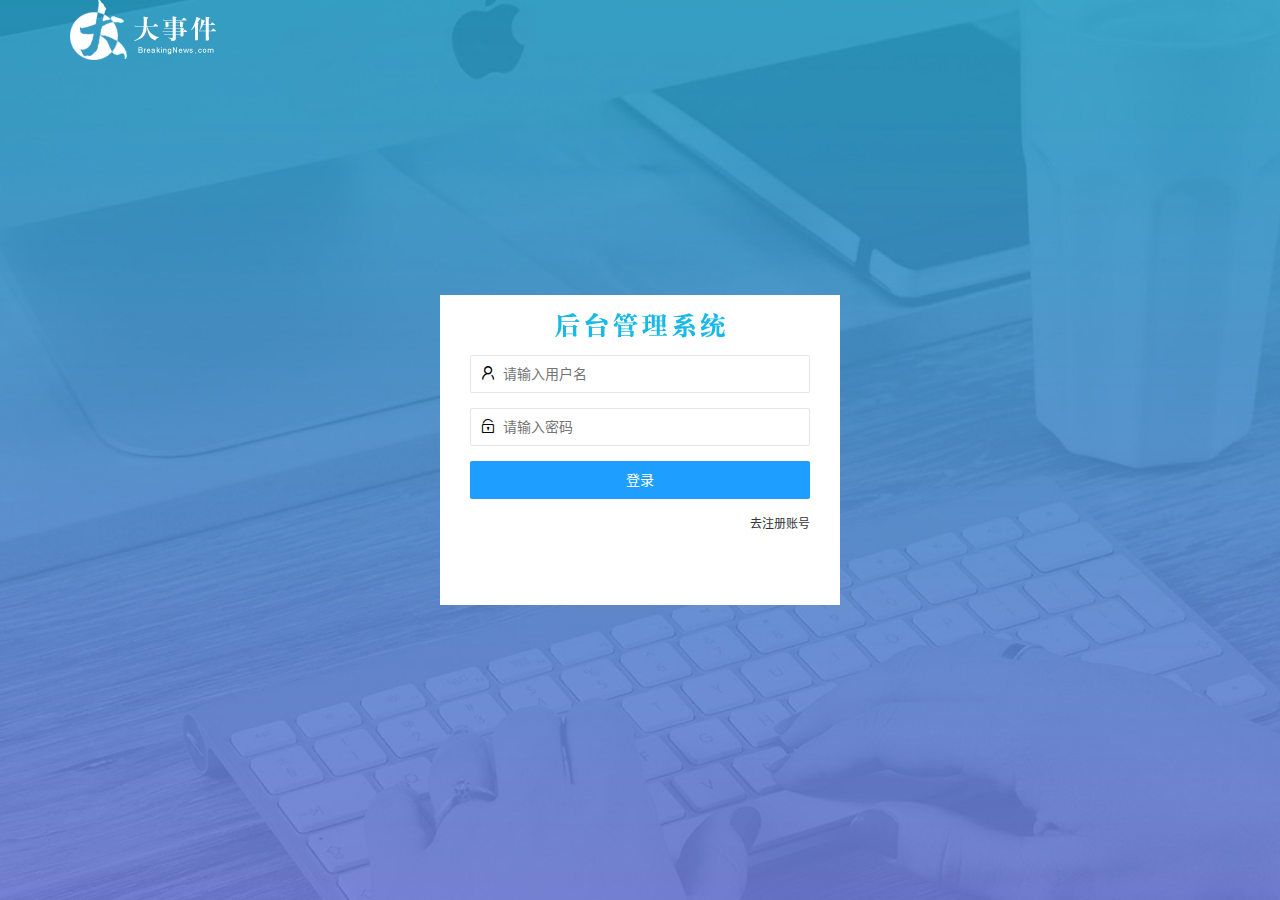
<file: login.html>
<!DOCTYPE html>
<html lang="zh-CN">

<head>
    <meta charset="UTF-8">
    <meta name="viewport" content="width=device-width, initial-scale=1.0, maximum-scale=1.0, minimum-scale=1.0,user-scalable=no">
    <meta http-equiv="X-UA-Compatible" content="ie=edge">
    <title>Document</title>
    <!-- 引入layui css样式 -->
    <link rel="stylesheet" href="./assets/lib/layui/css/layui.css">
    <!-- 引入自己的css样式 -->
    <link rel="stylesheet" href="./assets/css/login.css">
</head>

<body>
    <!-- 头部logo区域 -->
    <div class="layui-main">
        <img src="./assets/images/logo.png" alt="">
    </div>
    <!-- 登录注册区域 -->
    <div class="loginAndReg-box">
        <div class="title-box">

        </div>
        <!-- 登录的div -->
        <div class="login-box">
            <!-- 登录的表单 -->
            <form class="layui-form" id="form_login" action="">
                <div class="layui-form-item">
                    <i class="layui-icon layui-icon-username"></i>
                    <input type="text" name="username" required lay-verify="required" placeholder="请输入用户名" autocomplete="off" class="layui-input" />
                </div>
                <!-- 密码 -->
                <div class="layui-form-item">
                    <i class="layui-icon layui-icon-password"></i>
                    <input type="password" name="password" required lay-verify="required|pwd" placeholder="请输入密码" autocomplete="off" class="layui-input" />
                </div>
                <!-- 登录 -->
                <div class="layui-form-item">
                    <!-- 注意：表单提交按钮和普通按钮的区别，就是 lay-submit 属性 -->
                    <button class="layui-btn layui-btn-fluid layui-btn-normal" lay-submit lay-filter="formDemo">登录</button>
                </div>
                <div class="layui-form-item links">
                    <a href="javascript:;" id="link_reg">去注册账号</a>
                </div>
            </form>
        </div>

        <!-- 注册的div -->
        <div class="reg-box">
            <!-- 注册的表单 -->
            <form class="layui-form" id="form_reg" action="">
                <div class="layui-form-item">
                    <i class="layui-icon layui-icon-username"></i>
                    <input type="text" name="username" required lay-verify="required" placeholder="请输入用户名" autocomplete="off" class="layui-input" />
                </div>
                <!-- 密码 -->
                <div class="layui-form-item">
                    <i class="layui-icon layui-icon-password"></i>
                    <input type="password" name="password" required lay-verify="required|pwd" placeholder="请输入密码" autocomplete="off" class="layui-input" />
                </div>
                <!-- 密码确认框 -->
                <div class="layui-form-item">
                    <i class="layui-icon layui-icon-password"></i>
                    <input type="password" name="repassword" required lay-verify="required|pwd|repwd" placeholder="再次确认密码" autocomplete="off" class="layui-input" />
                </div>
                <!-- 注册按钮 -->
                <div class="layui-form-item">
                    <!-- 注意：表单提交按钮和普通按钮的区别，就是 lay-submit 属性 -->
                    <button class="layui-btn layui-btn-fluid layui-btn-normal" lay-submit lay-filter="formDemo">登录</button>
                </div>
                <div class="layui-form-item links">
                    <a href="javascript:;" id="link_login">去登录</a>
                </div>
            </form>
        </div>
    </div>
    <!-- 引入jq  -->
    <script src="./assets/lib/jquery.js"></script>
    <script src="./assets/lib/layui/layui.all.js"></script>
    <!-- 导入自己封装的 baseAPI.js -->
    <script src="./assets/js/baseAPI.js"></script>
    <script src="./assets/js/login.js"></script>
</body>

</html>
</file>
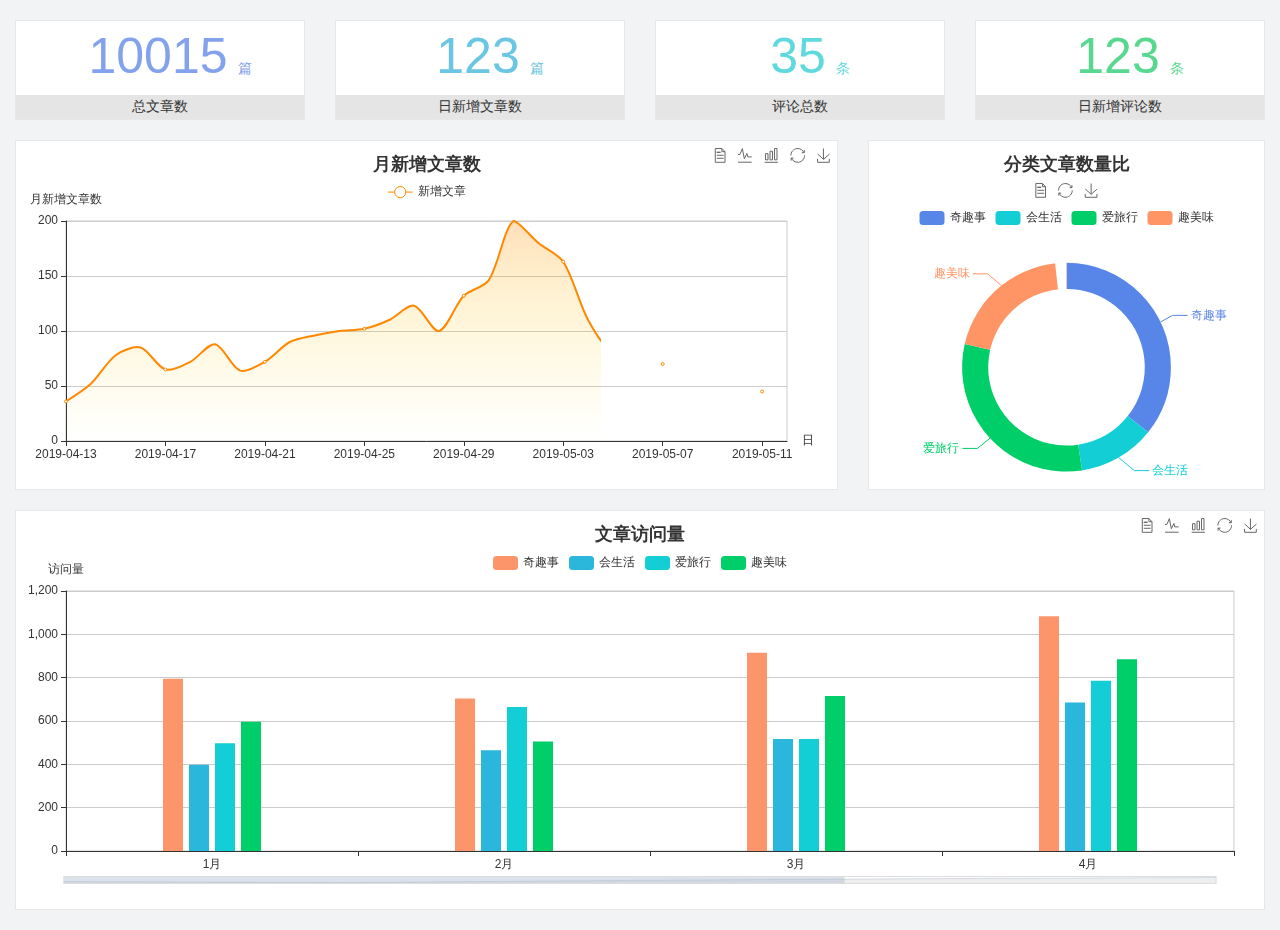
<file: home/dashboard.html>
<!DOCTYPE html>
<html lang="en">

<head>
  <meta charset="UTF-8">
  <meta name="viewport" content="width=device-width, initial-scale=1.0">
  <meta http-equiv="X-UA-Compatible" content="ie=edge">
  <title>图表统计</title>
  <link rel="stylesheet" href="../../assets/lib/bootstrap.css" />
  <link rel="stylesheet" href="../../assets/lib/main.css" />
  <script src="../../assets/lib/jquery.js"></script>
  <script type="text/javascript" src="../../assets/lib/echarts.min.js"></script>
</head>

<body>
  <div class="container-fluid">
    <div class="row spannel_list">
      <div class="col-sm-3 col-xs-6">
        <div class="spannel">
          <em>10015</em><span>篇</span>
          <b>总文章数</b>
        </div>
      </div>
      <div class="col-sm-3 col-xs-6">
        <div class="spannel scolor01">
          <em>123</em><span>篇</span>
          <b>日新增文章数</b>
        </div>
      </div>
      <div class="col-sm-3 col-xs-6">
        <div class="spannel scolor02">
          <em>35</em><span>条</span>
          <b>评论总数</b>
        </div>
      </div>
      <div class="col-sm-3 col-xs-6">
        <div class="spannel scolor03">
          <em>123</em><span>条</span>
          <b>日新增评论数</b>
        </div>
      </div>
    </div>
  </div>

  <div class="container-fluid">
    <div class="row curve-pie">
      <div class="col-lg-8 col-md-8">
        <div class="gragh_pannel" id="curve_show"></div>
      </div>
      <div class="col-lg-4 col-md-4">
        <div class="gragh_pannel" id="pie_show"></div>
      </div>
    </div>
  </div>

  <div class="container-fluid">
    <div class="column_pannel" id="column_show"></div>
  </div>

  <script>
    var oChart = echarts.init(document.getElementById('curve_show'));
    var aList_all = [
      { 'count': 36, 'date': '2019-04-13' },
      { 'count': 52, 'date': '2019-04-14' },
      { 'count': 78, 'date': '2019-04-15' },
      { 'count': 85, 'date': '2019-04-16' },
      { 'count': 65, 'date': '2019-04-17' },
      { 'count': 72, 'date': '2019-04-18' },
      { 'count': 88, 'date': '2019-04-19' },
      { 'count': 64, 'date': '2019-04-20' },
      { 'count': 72, 'date': '2019-04-21' },
      { 'count': 90, 'date': '2019-04-22' },
      { 'count': 96, 'date': '2019-04-23' },
      { 'count': 100, 'date': '2019-04-24' },
      { 'count': 102, 'date': '2019-04-25' },
      { 'count': 110, 'date': '2019-04-26' },
      { 'count': 123, 'date': '2019-04-27' },
      { 'count': 100, 'date': '2019-04-28' },
      { 'count': 132, 'date': '2019-04-29' },
      { 'count': 146, 'date': '2019-04-30' },
      { 'count': 200, 'date': '2019-05-01' },
      { 'count': 180, 'date': '2019-05-02' },
      { 'count': 163, 'date': '2019-05-03' },
      { 'count': 110, 'date': '2019-05-04' },
      { 'count': 80, 'date': '2019-05-05' },
      { 'count': 82, 'date': '2019-05-06' },
      { 'count': 70, 'date': '2019-05-07' },
      { 'count': 65, 'date': '2019-05-08' },
      { 'count': 54, 'date': '2019-05-09' },
      { 'count': 40, 'date': '2019-05-10' },
      { 'count': 45, 'date': '2019-05-11' },
      { 'count': 38, 'date': '2019-05-12' },
    ];

    let aCount = [];
    let aDate = [];

    for (var i = 0; i < aList_all.length; i++) {
      aCount.push(aList_all[i].count);
      aDate.push(aList_all[i].date);
    }

    var chartopt = {
      title: {
        text: '月新增文章数',
        left: 'center',
        top: '10'
      },
      tooltip: {
        trigger: 'axis'
      },
      legend: {
        data: ['新增文章'],
        top: '40'
      },
      toolbox: {
        show: true,
        feature: {
          mark: { show: true },
          dataView: { show: true, readOnly: false },
          magicType: { show: true, type: ['line', 'bar'] },
          restore: { show: true },
          saveAsImage: { show: true }
        }
      },
      calculable: true,
      xAxis: [
        {
          name: '日',
          type: 'category',
          boundaryGap: false,
          data: aDate
        }
      ],
      yAxis: [
        {
          name: '月新增文章数',
          type: 'value'
        }
      ],
      series: [
        {
          name: '新增文章',
          type: 'line',
          smooth: true,
          itemStyle: { normal: { areaStyle: { type: 'default' }, color: '#f80' }, lineStyle: { color: '#f80' } },
          data: aCount
        }],
      areaStyle: {
        normal: {
          color: new echarts.graphic.LinearGradient(0, 0, 0, 1, [{
            offset: 0,
            color: 'rgba(255,136,0,0.39)'
          }, {
            offset: .34,
            color: 'rgba(255,180,0,0.25)'
          }, {
            offset: 1,
            color: 'rgba(255,222,0,0.00)'
          }])

        }
      },
      grid: {
        show: true,
        x: 50,
        x2: 50,
        y: 80,
        height: 220
      }
    };

    oChart.setOption(chartopt);


    var oPie = echarts.init(document.getElementById('pie_show'));
    var oPieopt =
    {
      title: {
        top: 10,
        text: '分类文章数量比',
        x: 'center'
      },
      tooltip: {
        trigger: 'item',
        formatter: "{a} <br/>{b} : {c} ({d}%)"
      },
      color: ['#5885e8', '#13cfd5', '#00ce68', '#ff9565'],
      legend: {
        x: 'center',
        top: 65,
        data: ['奇趣事', '会生活', '爱旅行', '趣美味']
      },
      toolbox: {
        show: true,
        x: 'center',
        top: 35,
        feature: {
          mark: { show: true },
          dataView: { show: true, readOnly: false },
          magicType: {
            show: true,
            type: ['pie', 'funnel'],
            option: {
              funnel: {
                x: '25%',
                width: '50%',
                funnelAlign: 'left',
                max: 1548
              }
            }
          },
          restore: { show: true },
          saveAsImage: { show: true }
        }
      },
      calculable: true,
      series: [
        {
          name: '访问来源',
          type: 'pie',
          radius: ['45%', '60%'],
          center: ['50%', '65%'],
          data: [
            { value: 300, name: '奇趣事' },
            { value: 100, name: '会生活' },
            { value: 260, name: '爱旅行' },
            { value: 180, name: '趣美味' }
          ]
        }
      ]
    };
    oPie.setOption(oPieopt);



    var oColumn = this.echarts.init(document.getElementById('column_show'));
    var oColumnopt =
    {
      title: {
        text: '文章访问量',
        left: 'center',
        top: '10'
      },
      tooltip: {
        trigger: 'axis'
      },
      legend: {
        data: ['奇趣事', '会生活', '爱旅行', '趣美味'],
        top: '40'
      },
      toolbox: {
        show: true,
        feature: {
          mark: { show: true },
          dataView: { show: true, readOnly: false },
          magicType: { show: true, type: ['line', 'bar'] },
          restore: { show: true },
          saveAsImage: { show: true }
        }
      },
      calculable: true,
      xAxis: [
        {
          type: 'category',
          data: ['1月', '2月', '3月', '4月', '5月']
        }
      ],
      yAxis: [
        {
          name: '访问量',
          type: 'value'
        }
      ],
      series: [
        {
          name: '奇趣事',
          type: 'bar',
          barWidth: 20,
          itemStyle: {
            normal: { areaStyle: { type: 'default' }, color: '#fd956a' }
          },
          data: [800, 708, 920, 1090, 1200]
        },
        {
          name: '会生活',
          type: 'bar',
          barWidth: 20,
          itemStyle: {
            normal: { areaStyle: { type: 'default' }, color: '#2bb6db' }
          },
          data: [400, 468, 520, 690, 800]
        },
        {
          name: '爱旅行',
          type: 'bar',
          barWidth: 20,
          itemStyle: {
            normal: { areaStyle: { type: 'default' }, color: '#13cfd5' }
          },
          data: [500, 668, 520, 790, 900]
        },
        {
          name: '趣美味',
          type: 'bar',
          barWidth: 20,
          itemStyle: {
            normal: { areaStyle: { type: 'default' }, color: '#00ce68' }
          },
          data: [600, 508, 720, 890, 1000]
        }
      ],
      grid: {
        show: true,
        x: 50,
        x2: 30,
        y: 80,
        height: 260
      },
      dataZoom: [//给x轴设置滚动条
        {
          start: 0,//默认为0
          end: 100 - 1000 / 31,//默认为100
          type: 'slider',
          show: true,
          xAxisIndex: [0],
          handleSize: 0,//滑动条的 左右2个滑动条的大小
          height: 8,//组件高度
          left: 45, //左边的距离
          right: 50,//右边的距离
          bottom: 26,//右边的距离
          handleColor: '#ddd',//h滑动图标的颜色
          handleStyle: {
            borderColor: "#cacaca",
            borderWidth: "1",
            shadowBlur: 2,
            background: "#ddd",
            shadowColor: "#ddd",
          }
        }]
    };
    oColumn.setOption(oColumnopt);
  </script>
</body>

</html>
</file>
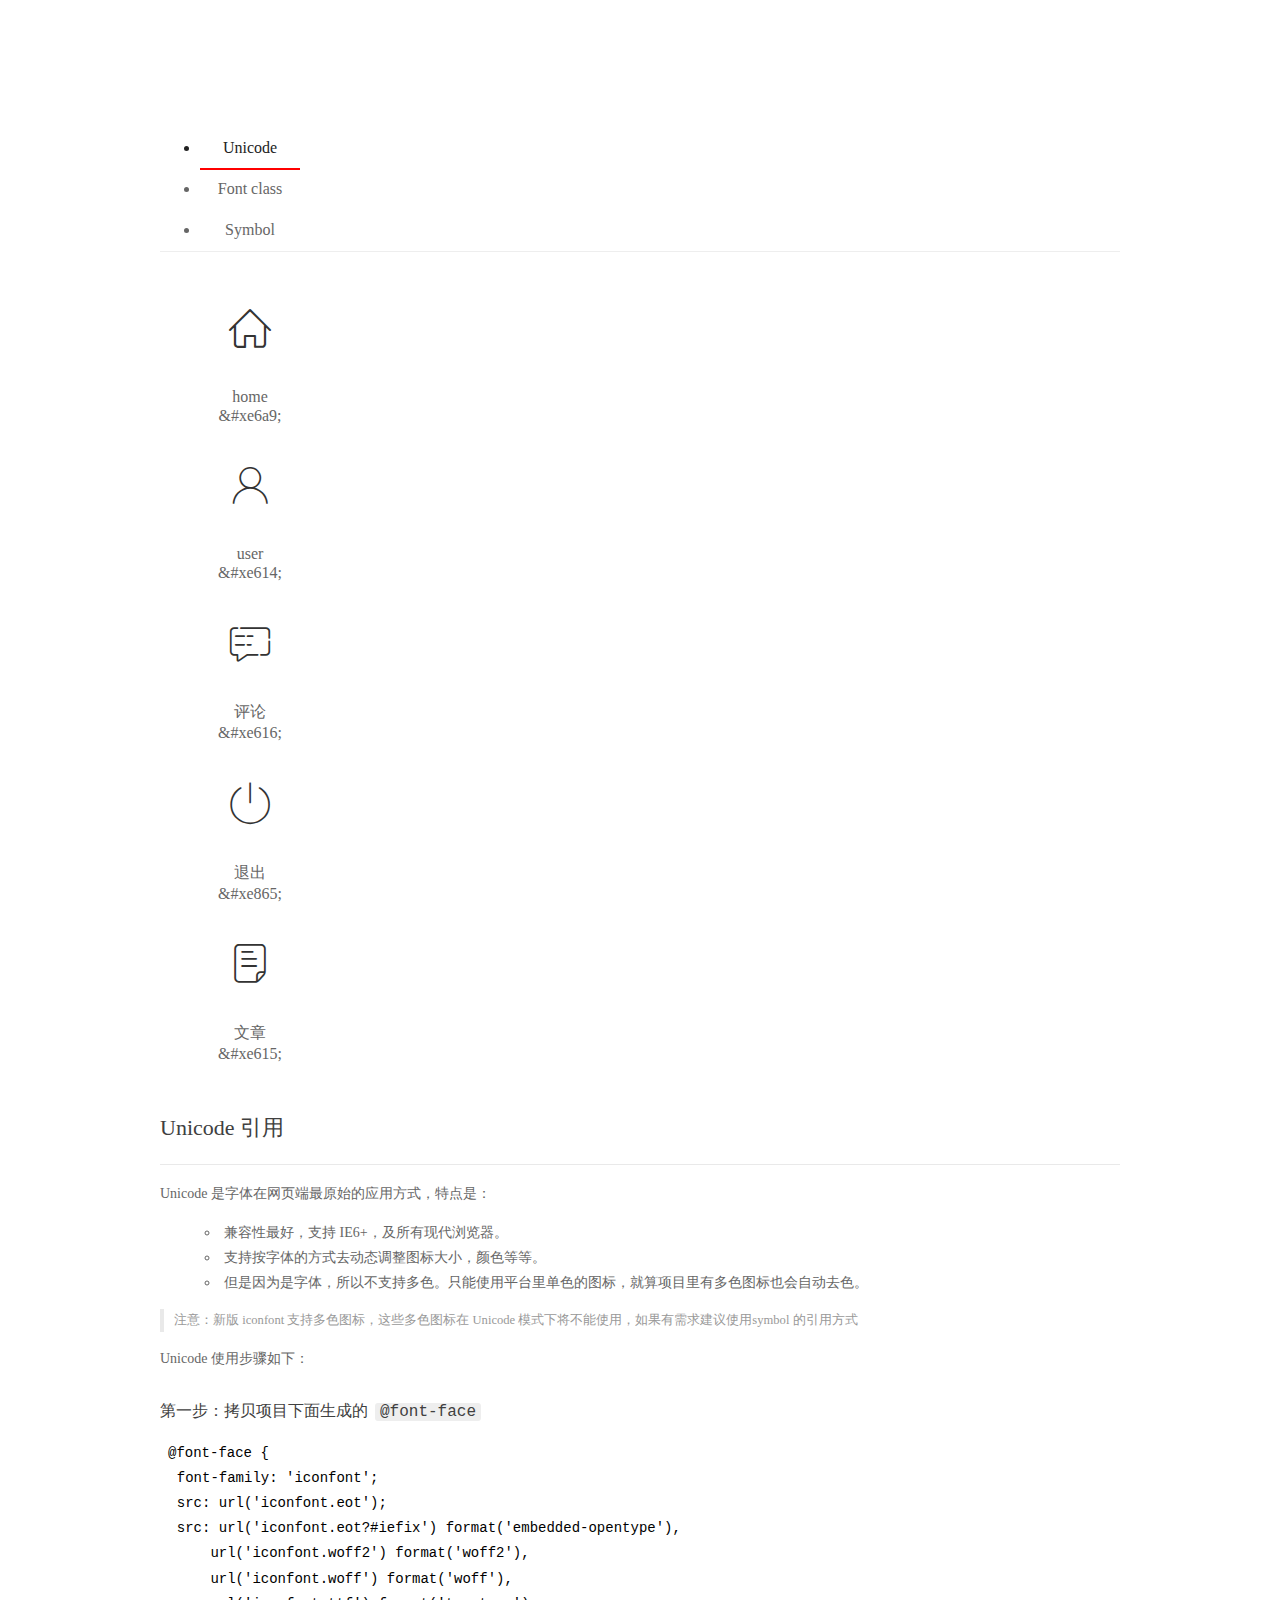
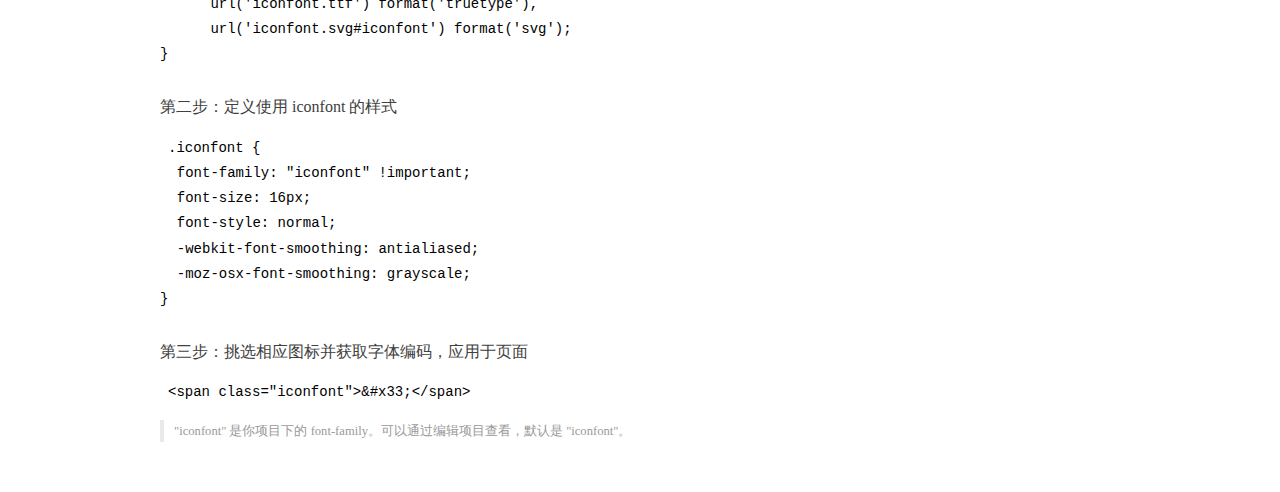
<file: assets/fonts/demo_index.html>
<!DOCTYPE html>
<html>
<head>
  <meta charset="utf-8"/>
  <title>IconFont Demo</title>
  <link rel="shortcut icon" href="https://gtms04.alicdn.com/tps/i4/TB1_oz6GVXXXXaFXpXXJDFnIXXX-64-64.ico" type="image/x-icon"/>
  <link rel="stylesheet" href="https://g.alicdn.com/thx/cube/1.3.2/cube.min.css">
  <link rel="stylesheet" href="demo.css">
  <link rel="stylesheet" href="iconfont.css">
  <script src="iconfont.js"></script>
  <!-- jQuery -->
  <script src="https://a1.alicdn.com/oss/uploads/2018/12/26/7bfddb60-08e8-11e9-9b04-53e73bb6408b.js"></script>
  <!-- 代码高亮 -->
  <script src="https://a1.alicdn.com/oss/uploads/2018/12/26/a3f714d0-08e6-11e9-8a15-ebf944d7534c.js"></script>
</head>
<body>
  <div class="main">
    <h1 class="logo"><a href="https://www.iconfont.cn/" title="iconfont 首页" target="_blank">&#xe86b;</a></h1>
    <div class="nav-tabs">
      <ul id="tabs" class="dib-box">
        <li class="dib active"><span>Unicode</span></li>
        <li class="dib"><span>Font class</span></li>
        <li class="dib"><span>Symbol</span></li>
      </ul>
      
    </div>
    <div class="tab-container">
      <div class="content unicode" style="display: block;">
          <ul class="icon_lists dib-box">
          
            <li class="dib">
              <span class="icon iconfont">&#xe6a9;</span>
                <div class="name">home</div>
                <div class="code-name">&amp;#xe6a9;</div>
              </li>
          
            <li class="dib">
              <span class="icon iconfont">&#xe614;</span>
                <div class="name">user</div>
                <div class="code-name">&amp;#xe614;</div>
              </li>
          
            <li class="dib">
              <span class="icon iconfont">&#xe616;</span>
                <div class="name">评论</div>
                <div class="code-name">&amp;#xe616;</div>
              </li>
          
            <li class="dib">
              <span class="icon iconfont">&#xe865;</span>
                <div class="name">退出</div>
                <div class="code-name">&amp;#xe865;</div>
              </li>
          
            <li class="dib">
              <span class="icon iconfont">&#xe615;</span>
                <div class="name">文章</div>
                <div class="code-name">&amp;#xe615;</div>
              </li>
          
          </ul>
          <div class="article markdown">
          <h2 id="unicode-">Unicode 引用</h2>
          <hr>

          <p>Unicode 是字体在网页端最原始的应用方式，特点是：</p>
          <ul>
            <li>兼容性最好，支持 IE6+，及所有现代浏览器。</li>
            <li>支持按字体的方式去动态调整图标大小，颜色等等。</li>
            <li>但是因为是字体，所以不支持多色。只能使用平台里单色的图标，就算项目里有多色图标也会自动去色。</li>
          </ul>
          <blockquote>
            <p>注意：新版 iconfont 支持多色图标，这些多色图标在 Unicode 模式下将不能使用，如果有需求建议使用symbol 的引用方式</p>
          </blockquote>
          <p>Unicode 使用步骤如下：</p>
          <h3 id="-font-face">第一步：拷贝项目下面生成的 <code>@font-face</code></h3>
<pre><code class="language-css"
>@font-face {
  font-family: 'iconfont';
  src: url('iconfont.eot');
  src: url('iconfont.eot?#iefix') format('embedded-opentype'),
      url('iconfont.woff2') format('woff2'),
      url('iconfont.woff') format('woff'),
      url('iconfont.ttf') format('truetype'),
      url('iconfont.svg#iconfont') format('svg');
}
</code></pre>
          <h3 id="-iconfont-">第二步：定义使用 iconfont 的样式</h3>
<pre><code class="language-css"
>.iconfont {
  font-family: "iconfont" !important;
  font-size: 16px;
  font-style: normal;
  -webkit-font-smoothing: antialiased;
  -moz-osx-font-smoothing: grayscale;
}
</code></pre>
          <h3 id="-">第三步：挑选相应图标并获取字体编码，应用于页面</h3>
<pre>
<code class="language-html"
>&lt;span class="iconfont"&gt;&amp;#x33;&lt;/span&gt;
</code></pre>
          <blockquote>
            <p>"iconfont" 是你项目下的 font-family。可以通过编辑项目查看，默认是 "iconfont"。</p>
          </blockquote>
          </div>
      </div>
      <div class="content font-class">
        <ul class="icon_lists dib-box">
          
          <li class="dib">
            <span class="icon iconfont icon-home"></span>
            <div class="name">
              home
            </div>
            <div class="code-name">.icon-home
            </div>
          </li>
          
          <li class="dib">
            <span class="icon iconfont icon-user"></span>
            <div class="name">
              user
            </div>
            <div class="code-name">.icon-user
            </div>
          </li>
          
          <li class="dib">
            <span class="icon iconfont icon-pinglun"></span>
            <div class="name">
              评论
            </div>
            <div class="code-name">.icon-pinglun
            </div>
          </li>
          
          <li class="dib">
            <span class="icon iconfont icon-tuichu"></span>
            <div class="name">
              退出
            </div>
            <div class="code-name">.icon-tuichu
            </div>
          </li>
          
          <li class="dib">
            <span class="icon iconfont icon-16"></span>
            <div class="name">
              文章
            </div>
            <div class="code-name">.icon-16
            </div>
          </li>
          
        </ul>
        <div class="article markdown">
        <h2 id="font-class-">font-class 引用</h2>
        <hr>

        <p>font-class 是 Unicode 使用方式的一种变种，主要是解决 Unicode 书写不直观，语意不明确的问题。</p>
        <p>与 Unicode 使用方式相比，具有如下特点：</p>
        <ul>
          <li>兼容性良好，支持 IE8+，及所有现代浏览器。</li>
          <li>相比于 Unicode 语意明确，书写更直观。可以很容易分辨这个 icon 是什么。</li>
          <li>因为使用 class 来定义图标，所以当要替换图标时，只需要修改 class 里面的 Unicode 引用。</li>
          <li>不过因为本质上还是使用的字体，所以多色图标还是不支持的。</li>
        </ul>
        <p>使用步骤如下：</p>
        <h3 id="-fontclass-">第一步：引入项目下面生成的 fontclass 代码：</h3>
<pre><code class="language-html">&lt;link rel="stylesheet" href="./iconfont.css"&gt;
</code></pre>
        <h3 id="-">第二步：挑选相应图标并获取类名，应用于页面：</h3>
<pre><code class="language-html">&lt;span class="iconfont icon-xxx"&gt;&lt;/span&gt;
</code></pre>
        <blockquote>
          <p>"
            iconfont" 是你项目下的 font-family。可以通过编辑项目查看，默认是 "iconfont"。</p>
        </blockquote>
      </div>
      </div>
      <div class="content symbol">
          <ul class="icon_lists dib-box">
          
            <li class="dib">
                <svg class="icon svg-icon" aria-hidden="true">
                  <use xlink:href="#icon-home"></use>
                </svg>
                <div class="name">home</div>
                <div class="code-name">#icon-home</div>
            </li>
          
            <li class="dib">
                <svg class="icon svg-icon" aria-hidden="true">
                  <use xlink:href="#icon-user"></use>
                </svg>
                <div class="name">user</div>
                <div class="code-name">#icon-user</div>
            </li>
          
            <li class="dib">
                <svg class="icon svg-icon" aria-hidden="true">
                  <use xlink:href="#icon-pinglun"></use>
                </svg>
                <div class="name">评论</div>
                <div class="code-name">#icon-pinglun</div>
            </li>
          
            <li class="dib">
                <svg class="icon svg-icon" aria-hidden="true">
                  <use xlink:href="#icon-tuichu"></use>
                </svg>
                <div class="name">退出</div>
                <div class="code-name">#icon-tuichu</div>
            </li>
          
            <li class="dib">
                <svg class="icon svg-icon" aria-hidden="true">
                  <use xlink:href="#icon-16"></use>
                </svg>
                <div class="name">文章</div>
                <div class="code-name">#icon-16</div>
            </li>
          
          </ul>
          <div class="article markdown">
          <h2 id="symbol-">Symbol 引用</h2>
          <hr>

          <p>这是一种全新的使用方式，应该说这才是未来的主流，也是平台目前推荐的用法。相关介绍可以参考这篇<a href="">文章</a>
            这种用法其实是做了一个 SVG 的集合，与另外两种相比具有如下特点：</p>
          <ul>
            <li>支持多色图标了，不再受单色限制。</li>
            <li>通过一些技巧，支持像字体那样，通过 <code>font-size</code>, <code>color</code> 来调整样式。</li>
            <li>兼容性较差，支持 IE9+，及现代浏览器。</li>
            <li>浏览器渲染 SVG 的性能一般，还不如 png。</li>
          </ul>
          <p>使用步骤如下：</p>
          <h3 id="-symbol-">第一步：引入项目下面生成的 symbol 代码：</h3>
<pre><code class="language-html">&lt;script src="./iconfont.js"&gt;&lt;/script&gt;
</code></pre>
          <h3 id="-css-">第二步：加入通用 CSS 代码（引入一次就行）：</h3>
<pre><code class="language-html">&lt;style&gt;
.icon {
  width: 1em;
  height: 1em;
  vertical-align: -0.15em;
  fill: currentColor;
  overflow: hidden;
}
&lt;/style&gt;
</code></pre>
          <h3 id="-">第三步：挑选相应图标并获取类名，应用于页面：</h3>
<pre><code class="language-html">&lt;svg class="icon" aria-hidden="true"&gt;
  &lt;use xlink:href="#icon-xxx"&gt;&lt;/use&gt;
&lt;/svg&gt;
</code></pre>
          </div>
      </div>

    </div>
  </div>
  <script>
  $(document).ready(function () {
      $('.tab-container .content:first').show()

      $('#tabs li').click(function (e) {
        var tabContent = $('.tab-container .content')
        var index = $(this).index()

        if ($(this).hasClass('active')) {
          return
        } else {
          $('#tabs li').removeClass('active')
          $(this).addClass('active')

          tabContent.hide().eq(index).fadeIn()
        }
      })
    })
  </script>
</body>
</html>
</file>
<file: assets/lib/layui/css/layui.css>
/** layui-v2.5.5 MIT License By https://www.layui.com */
 .layui-inline,img{display:inline-block;vertical-align:middle}h1,h2,h3,h4,h5,h6{font-weight:400}.layui-edge,.layui-header,.layui-inline,.layui-main{position:relative}.layui-body,.layui-edge,.layui-elip{overflow:hidden}.layui-btn,.layui-edge,.layui-inline,img{vertical-align:middle}.layui-btn,.layui-disabled,.layui-icon,.layui-unselect{-moz-user-select:none;-webkit-user-select:none;-ms-user-select:none}.layui-elip,.layui-form-checkbox span,.layui-form-pane .layui-form-label{text-overflow:ellipsis;white-space:nowrap}.layui-breadcrumb,.layui-tree-btnGroup{visibility:hidden}blockquote,body,button,dd,div,dl,dt,form,h1,h2,h3,h4,h5,h6,input,li,ol,p,pre,td,textarea,th,ul{margin:0;padding:0;-webkit-tap-highlight-color:rgba(0,0,0,0)}a:active,a:hover{outline:0}img{border:none}li{list-style:none}table{border-collapse:collapse;border-spacing:0}h4,h5,h6{font-size:100%}button,input,optgroup,option,select,textarea{font-family:inherit;font-size:inherit;font-style:inherit;font-weight:inherit;outline:0}pre{white-space:pre-wrap;white-space:-moz-pre-wrap;white-space:-pre-wrap;white-space:-o-pre-wrap;word-wrap:break-word}body{line-height:24px;font:14px Helvetica Neue,Helvetica,PingFang SC,Tahoma,Arial,sans-serif}hr{height:1px;margin:10px 0;border:0;clear:both}a{color:#333;text-decoration:none}a:hover{color:#777}a cite{font-style:normal;*cursor:pointer}.layui-border-box,.layui-border-box *{box-sizing:border-box}.layui-box,.layui-box *{box-sizing:content-box}.layui-clear{clear:both;*zoom:1}.layui-clear:after{content:'\20';clear:both;*zoom:1;display:block;height:0}.layui-inline{*display:inline;*zoom:1}.layui-edge{display:inline-block;width:0;height:0;border-width:6px;border-style:dashed;border-color:transparent}.layui-edge-top{top:-4px;border-bottom-color:#999;border-bottom-style:solid}.layui-edge-right{border-left-color:#999;border-left-style:solid}.layui-edge-bottom{top:2px;border-top-color:#999;border-top-style:solid}.layui-edge-left{border-right-color:#999;border-right-style:solid}.layui-disabled,.layui-disabled:hover{color:#d2d2d2!important;cursor:not-allowed!important}.layui-circle{border-radius:100%}.layui-show{display:block!important}.layui-hide{display:none!important}@font-face{font-family:layui-icon;src:url(../font/iconfont.eot?v=250);src:url(../font/iconfont.eot?v=250#iefix) format('embedded-opentype'),url(../font/iconfont.woff2?v=250) format('woff2'),url(../font/iconfont.woff?v=250) format('woff'),url(../font/iconfont.ttf?v=250) format('truetype'),url(../font/iconfont.svg?v=250#layui-icon) format('svg')}.layui-icon{font-family:layui-icon!important;font-size:16px;font-style:normal;-webkit-font-smoothing:antialiased;-moz-osx-font-smoothing:grayscale}.layui-icon-reply-fill:before{content:"\e611"}.layui-icon-set-fill:before{content:"\e614"}.layui-icon-menu-fill:before{content:"\e60f"}.layui-icon-search:before{content:"\e615"}.layui-icon-share:before{content:"\e641"}.layui-icon-set-sm:before{content:"\e620"}.layui-icon-engine:before{content:"\e628"}.layui-icon-close:before{content:"\1006"}.layui-icon-close-fill:before{content:"\1007"}.layui-icon-chart-screen:before{content:"\e629"}.layui-icon-star:before{content:"\e600"}.layui-icon-circle-dot:before{content:"\e617"}.layui-icon-chat:before{content:"\e606"}.layui-icon-release:before{content:"\e609"}.layui-icon-list:before{content:"\e60a"}.layui-icon-chart:before{content:"\e62c"}.layui-icon-ok-circle:before{content:"\1005"}.layui-icon-layim-theme:before{content:"\e61b"}.layui-icon-table:before{content:"\e62d"}.layui-icon-right:before{content:"\e602"}.layui-icon-left:before{content:"\e603"}.layui-icon-cart-simple:before{content:"\e698"}.layui-icon-face-cry:before{content:"\e69c"}.layui-icon-face-smile:before{content:"\e6af"}.layui-icon-survey:before{content:"\e6b2"}.layui-icon-tree:before{content:"\e62e"}.layui-icon-upload-circle:before{content:"\e62f"}.layui-icon-add-circle:before{content:"\e61f"}.layui-icon-download-circle:before{content:"\e601"}.layui-icon-templeate-1:before{content:"\e630"}.layui-icon-util:before{content:"\e631"}.layui-icon-face-surprised:before{content:"\e664"}.layui-icon-edit:before{content:"\e642"}.layui-icon-speaker:before{content:"\e645"}.layui-icon-down:before{content:"\e61a"}.layui-icon-file:before{content:"\e621"}.layui-icon-layouts:before{content:"\e632"}.layui-icon-rate-half:before{content:"\e6c9"}.layui-icon-add-circle-fine:before{content:"\e608"}.layui-icon-prev-circle:before{content:"\e633"}.layui-icon-read:before{content:"\e705"}.layui-icon-404:before{content:"\e61c"}.layui-icon-carousel:before{content:"\e634"}.layui-icon-help:before{content:"\e607"}.layui-icon-code-circle:before{content:"\e635"}.layui-icon-water:before{content:"\e636"}.layui-icon-username:before{content:"\e66f"}.layui-icon-find-fill:before{content:"\e670"}.layui-icon-about:before{content:"\e60b"}.layui-icon-location:before{content:"\e715"}.layui-icon-up:before{content:"\e619"}.layui-icon-pause:before{content:"\e651"}.layui-icon-date:before{content:"\e637"}.layui-icon-layim-uploadfile:before{content:"\e61d"}.layui-icon-delete:before{content:"\e640"}.layui-icon-play:before{content:"\e652"}.layui-icon-top:before{content:"\e604"}.layui-icon-friends:before{content:"\e612"}.layui-icon-refresh-3:before{content:"\e9aa"}.layui-icon-ok:before{content:"\e605"}.layui-icon-layer:before{content:"\e638"}.layui-icon-face-smile-fine:before{content:"\e60c"}.layui-icon-dollar:before{content:"\e659"}.layui-icon-group:before{content:"\e613"}.layui-icon-layim-download:before{content:"\e61e"}.layui-icon-picture-fine:before{content:"\e60d"}.layui-icon-link:before{content:"\e64c"}.layui-icon-diamond:before{content:"\e735"}.layui-icon-log:before{content:"\e60e"}.layui-icon-rate-solid:before{content:"\e67a"}.layui-icon-fonts-del:before{content:"\e64f"}.layui-icon-unlink:before{content:"\e64d"}.layui-icon-fonts-clear:before{content:"\e639"}.layui-icon-triangle-r:before{content:"\e623"}.layui-icon-circle:before{content:"\e63f"}.layui-icon-radio:before{content:"\e643"}.layui-icon-align-center:before{content:"\e647"}.layui-icon-align-right:before{content:"\e648"}.layui-icon-align-left:before{content:"\e649"}.layui-icon-loading-1:before{content:"\e63e"}.layui-icon-return:before{content:"\e65c"}.layui-icon-fonts-strong:before{content:"\e62b"}.layui-icon-upload:before{content:"\e67c"}.layui-icon-dialogue:before{content:"\e63a"}.layui-icon-video:before{content:"\e6ed"}.layui-icon-headset:before{content:"\e6fc"}.layui-icon-cellphone-fine:before{content:"\e63b"}.layui-icon-add-1:before{content:"\e654"}.layui-icon-face-smile-b:before{content:"\e650"}.layui-icon-fonts-html:before{content:"\e64b"}.layui-icon-form:before{content:"\e63c"}.layui-icon-cart:before{content:"\e657"}.layui-icon-camera-fill:before{content:"\e65d"}.layui-icon-tabs:before{content:"\e62a"}.layui-icon-fonts-code:before{content:"\e64e"}.layui-icon-fire:before{content:"\e756"}.layui-icon-set:before{content:"\e716"}.layui-icon-fonts-u:before{content:"\e646"}.layui-icon-triangle-d:before{content:"\e625"}.layui-icon-tips:before{content:"\e702"}.layui-icon-picture:before{content:"\e64a"}.layui-icon-more-vertical:before{content:"\e671"}.layui-icon-flag:before{content:"\e66c"}.layui-icon-loading:before{content:"\e63d"}.layui-icon-fonts-i:before{content:"\e644"}.layui-icon-refresh-1:before{content:"\e666"}.layui-icon-rmb:before{content:"\e65e"}.layui-icon-home:before{content:"\e68e"}.layui-icon-user:before{content:"\e770"}.layui-icon-notice:before{content:"\e667"}.layui-icon-login-weibo:before{content:"\e675"}.layui-icon-voice:before{content:"\e688"}.layui-icon-upload-drag:before{content:"\e681"}.layui-icon-login-qq:before{content:"\e676"}.layui-icon-snowflake:before{content:"\e6b1"}.layui-icon-file-b:before{content:"\e655"}.layui-icon-template:before{content:"\e663"}.layui-icon-auz:before{content:"\e672"}.layui-icon-console:before{content:"\e665"}.layui-icon-app:before{content:"\e653"}.layui-icon-prev:before{content:"\e65a"}.layui-icon-website:before{content:"\e7ae"}.layui-icon-next:before{content:"\e65b"}.layui-icon-component:before{content:"\e857"}.layui-icon-more:before{content:"\e65f"}.layui-icon-login-wechat:before{content:"\e677"}.layui-icon-shrink-right:before{content:"\e668"}.layui-icon-spread-left:before{content:"\e66b"}.layui-icon-camera:before{content:"\e660"}.layui-icon-note:before{content:"\e66e"}.layui-icon-refresh:before{content:"\e669"}.layui-icon-female:before{content:"\e661"}.layui-icon-male:before{content:"\e662"}.layui-icon-password:before{content:"\e673"}.layui-icon-senior:before{content:"\e674"}.layui-icon-theme:before{content:"\e66a"}.layui-icon-tread:before{content:"\e6c5"}.layui-icon-praise:before{content:"\e6c6"}.layui-icon-star-fill:before{content:"\e658"}.layui-icon-rate:before{content:"\e67b"}.layui-icon-template-1:before{content:"\e656"}.layui-icon-vercode:before{content:"\e679"}.layui-icon-cellphone:before{content:"\e678"}.layui-icon-screen-full:before{content:"\e622"}.layui-icon-screen-restore:before{content:"\e758"}.layui-icon-cols:before{content:"\e610"}.layui-icon-export:before{content:"\e67d"}.layui-icon-print:before{content:"\e66d"}.layui-icon-slider:before{content:"\e714"}.layui-icon-addition:before{content:"\e624"}.layui-icon-subtraction:before{content:"\e67e"}.layui-icon-service:before{content:"\e626"}.layui-icon-transfer:before{content:"\e691"}.layui-main{width:1140px;margin:0 auto}.layui-header{z-index:1000;height:60px}.layui-header a:hover{transition:all .5s;-webkit-transition:all .5s}.layui-side{position:fixed;left:0;top:0;bottom:0;z-index:999;width:200px;overflow-x:hidden}.layui-side-scroll{position:relative;width:220px;height:100%;overflow-x:hidden}.layui-body{position:absolute;left:200px;right:0;top:0;bottom:0;z-index:998;width:auto;overflow-y:auto;box-sizing:border-box}.layui-layout-body{overflow:hidden}.layui-layout-admin .layui-header{background-color:#23262E}.layui-layout-admin .layui-side{top:60px;width:200px;overflow-x:hidden}.layui-layout-admin .layui-body{position:fixed;top:60px;bottom:44px}.layui-layout-admin .layui-main{width:auto;margin:0 15px}.layui-layout-admin .layui-footer{position:fixed;left:200px;right:0;bottom:0;height:44px;line-height:44px;padding:0 15px;background-color:#eee}.layui-layout-admin .layui-logo{position:absolute;left:0;top:0;width:200px;height:100%;line-height:60px;text-align:center;color:#009688;font-size:16px}.layui-layout-admin .layui-header .layui-nav{background:0 0}.layui-layout-left{position:absolute!important;left:200px;top:0}.layui-layout-right{position:absolute!important;right:0;top:0}.layui-container{position:relative;margin:0 auto;padding:0 15px;box-sizing:border-box}.layui-fluid{position:relative;margin:0 auto;padding:0 15px}.layui-row:after,.layui-row:before{content:'';display:block;clear:both}.layui-col-lg1,.layui-col-lg10,.layui-col-lg11,.layui-col-lg12,.layui-col-lg2,.layui-col-lg3,.layui-col-lg4,.layui-col-lg5,.layui-col-lg6,.layui-col-lg7,.layui-col-lg8,.layui-col-lg9,.layui-col-md1,.layui-col-md10,.layui-col-md11,.layui-col-md12,.layui-col-md2,.layui-col-md3,.layui-col-md4,.layui-col-md5,.layui-col-md6,.layui-col-md7,.layui-col-md8,.layui-col-md9,.layui-col-sm1,.layui-col-sm10,.layui-col-sm11,.layui-col-sm12,.layui-col-sm2,.layui-col-sm3,.layui-col-sm4,.layui-col-sm5,.layui-col-sm6,.layui-col-sm7,.layui-col-sm8,.layui-col-sm9,.layui-col-xs1,.layui-col-xs10,.layui-col-xs11,.layui-col-xs12,.layui-col-xs2,.layui-col-xs3,.layui-col-xs4,.layui-col-xs5,.layui-col-xs6,.layui-col-xs7,.layui-col-xs8,.layui-col-xs9{position:relative;display:block;box-sizing:border-box}.layui-col-xs1,.layui-col-xs10,.layui-col-xs11,.layui-col-xs12,.layui-col-xs2,.layui-col-xs3,.layui-col-xs4,.layui-col-xs5,.layui-col-xs6,.layui-col-xs7,.layui-col-xs8,.layui-col-xs9{float:left}.layui-col-xs1{width:8.33333333%}.layui-col-xs2{width:16.66666667%}.layui-col-xs3{width:25%}.layui-col-xs4{width:33.33333333%}.layui-col-xs5{width:41.66666667%}.layui-col-xs6{width:50%}.layui-col-xs7{width:58.33333333%}.layui-col-xs8{width:66.66666667%}.layui-col-xs9{width:75%}.layui-col-xs10{width:83.33333333%}.layui-col-xs11{width:91.66666667%}.layui-col-xs12{width:100%}.layui-col-xs-offset1{margin-left:8.33333333%}.layui-col-xs-offset2{margin-left:16.66666667%}.layui-col-xs-offset3{margin-left:25%}.layui-col-xs-offset4{margin-left:33.33333333%}.layui-col-xs-offset5{margin-left:41.66666667%}.layui-col-xs-offset6{margin-left:50%}.layui-col-xs-offset7{margin-left:58.33333333%}.layui-col-xs-offset8{margin-left:66.66666667%}.layui-col-xs-offset9{margin-left:75%}.layui-col-xs-offset10{margin-left:83.33333333%}.layui-col-xs-offset11{margin-left:91.66666667%}.layui-col-xs-offset12{margin-left:100%}@media screen and (max-width:768px){.layui-hide-xs{display:none!important}.layui-show-xs-block{display:block!important}.layui-show-xs-inline{display:inline!important}.layui-show-xs-inline-block{display:inline-block!important}}@media screen and (min-width:768px){.layui-container{width:750px}.layui-hide-sm{display:none!important}.layui-show-sm-block{display:block!important}.layui-show-sm-inline{display:inline!important}.layui-show-sm-inline-block{display:inline-block!important}.layui-col-sm1,.layui-col-sm10,.layui-col-sm11,.layui-col-sm12,.layui-col-sm2,.layui-col-sm3,.layui-col-sm4,.layui-col-sm5,.layui-col-sm6,.layui-col-sm7,.layui-col-sm8,.layui-col-sm9{float:left}.layui-col-sm1{width:8.33333333%}.layui-col-sm2{width:16.66666667%}.layui-col-sm3{width:25%}.layui-col-sm4{width:33.33333333%}.layui-col-sm5{width:41.66666667%}.layui-col-sm6{width:50%}.layui-col-sm7{width:58.33333333%}.layui-col-sm8{width:66.66666667%}.layui-col-sm9{width:75%}.layui-col-sm10{width:83.33333333%}.layui-col-sm11{width:91.66666667%}.layui-col-sm12{width:100%}.layui-col-sm-offset1{margin-left:8.33333333%}.layui-col-sm-offset2{margin-left:16.66666667%}.layui-col-sm-offset3{margin-left:25%}.layui-col-sm-offset4{margin-left:33.33333333%}.layui-col-sm-offset5{margin-left:41.66666667%}.layui-col-sm-offset6{margin-left:50%}.layui-col-sm-offset7{margin-left:58.33333333%}.layui-col-sm-offset8{margin-left:66.66666667%}.layui-col-sm-offset9{margin-left:75%}.layui-col-sm-offset10{margin-left:83.33333333%}.layui-col-sm-offset11{margin-left:91.66666667%}.layui-col-sm-offset12{margin-left:100%}}@media screen and (min-width:992px){.layui-container{width:970px}.layui-hide-md{display:none!important}.layui-show-md-block{display:block!important}.layui-show-md-inline{display:inline!important}.layui-show-md-inline-block{display:inline-block!important}.layui-col-md1,.layui-col-md10,.layui-col-md11,.layui-col-md12,.layui-col-md2,.layui-col-md3,.layui-col-md4,.layui-col-md5,.layui-col-md6,.layui-col-md7,.layui-col-md8,.layui-col-md9{float:left}.layui-col-md1{width:8.33333333%}.layui-col-md2{width:16.66666667%}.layui-col-md3{width:25%}.layui-col-md4{width:33.33333333%}.layui-col-md5{width:41.66666667%}.layui-col-md6{width:50%}.layui-col-md7{width:58.33333333%}.layui-col-md8{width:66.66666667%}.layui-col-md9{width:75%}.layui-col-md10{width:83.33333333%}.layui-col-md11{width:91.66666667%}.layui-col-md12{width:100%}.layui-col-md-offset1{margin-left:8.33333333%}.layui-col-md-offset2{margin-left:16.66666667%}.layui-col-md-offset3{margin-left:25%}.layui-col-md-offset4{margin-left:33.33333333%}.layui-col-md-offset5{margin-left:41.66666667%}.layui-col-md-offset6{margin-left:50%}.layui-col-md-offset7{margin-left:58.33333333%}.layui-col-md-offset8{margin-left:66.66666667%}.layui-col-md-offset9{margin-left:75%}.layui-col-md-offset10{margin-left:83.33333333%}.layui-col-md-offset11{margin-left:91.66666667%}.layui-col-md-offset12{margin-left:100%}}@media screen and (min-width:1200px){.layui-container{width:1170px}.layui-hide-lg{display:none!important}.layui-show-lg-block{display:block!important}.layui-show-lg-inline{display:inline!important}.layui-show-lg-inline-block{display:inline-block!important}.layui-col-lg1,.layui-col-lg10,.layui-col-lg11,.layui-col-lg12,.layui-col-lg2,.layui-col-lg3,.layui-col-lg4,.layui-col-lg5,.layui-col-lg6,.layui-col-lg7,.layui-col-lg8,.layui-col-lg9{float:left}.layui-col-lg1{width:8.33333333%}.layui-col-lg2{width:16.66666667%}.layui-col-lg3{width:25%}.layui-col-lg4{width:33.33333333%}.layui-col-lg5{width:41.66666667%}.layui-col-lg6{width:50%}.layui-col-lg7{width:58.33333333%}.layui-col-lg8{width:66.66666667%}.layui-col-lg9{width:75%}.layui-col-lg10{width:83.33333333%}.layui-col-lg11{width:91.66666667%}.layui-col-lg12{width:100%}.layui-col-lg-offset1{margin-left:8.33333333%}.layui-col-lg-offset2{margin-left:16.66666667%}.layui-col-lg-offset3{margin-left:25%}.layui-col-lg-offset4{margin-left:33.33333333%}.layui-col-lg-offset5{margin-left:41.66666667%}.layui-col-lg-offset6{margin-left:50%}.layui-col-lg-offset7{margin-left:58.33333333%}.layui-col-lg-offset8{margin-left:66.66666667%}.layui-col-lg-offset9{margin-left:75%}.layui-col-lg-offset10{margin-left:83.33333333%}.layui-col-lg-offset11{margin-left:91.66666667%}.layui-col-lg-offset12{margin-left:100%}}.layui-col-space1{margin:-.5px}.layui-col-space1>*{padding:.5px}.layui-col-space3{margin:-1.5px}.layui-col-space3>*{padding:1.5px}.layui-col-space5{margin:-2.5px}.layui-col-space5>*{padding:2.5px}.layui-col-space8{margin:-3.5px}.layui-col-space8>*{padding:3.5px}.layui-col-space10{margin:-5px}.layui-col-space10>*{padding:5px}.layui-col-space12{margin:-6px}.layui-col-space12>*{padding:6px}.layui-col-space15{margin:-7.5px}.layui-col-space15>*{padding:7.5px}.layui-col-space18{margin:-9px}.layui-col-space18>*{padding:9px}.layui-col-space20{margin:-10px}.layui-col-space20>*{padding:10px}.layui-col-space22{margin:-11px}.layui-col-space22>*{padding:11px}.layui-col-space25{margin:-12.5px}.layui-col-space25>*{padding:12.5px}.layui-col-space30{margin:-15px}.layui-col-space30>*{padding:15px}.layui-btn,.layui-input,.layui-select,.layui-textarea,.layui-upload-button{outline:0;-webkit-appearance:none;transition:all .3s;-webkit-transition:all .3s;box-sizing:border-box}.layui-elem-quote{margin-bottom:10px;padding:15px;line-height:22px;border-left:5px solid #009688;border-radius:0 2px 2px 0;background-color:#f2f2f2}.layui-quote-nm{border-style:solid;border-width:1px 1px 1px 5px;background:0 0}.layui-elem-field{margin-bottom:10px;padding:0;border-width:1px;border-style:solid}.layui-elem-field legend{margin-left:20px;padding:0 10px;font-size:20px;font-weight:300}.layui-field-title{margin:10px 0 20px;border-width:1px 0 0}.layui-field-box{padding:10px 15px}.layui-field-title .layui-field-box{padding:10px 0}.layui-progress{position:relative;height:6px;border-radius:20px;background-color:#e2e2e2}.layui-progress-bar{position:absolute;left:0;top:0;width:0;max-width:100%;height:6px;border-radius:20px;text-align:right;background-color:#5FB878;transition:all .3s;-webkit-transition:all .3s}.layui-progress-big,.layui-progress-big .layui-progress-bar{height:18px;line-height:18px}.layui-progress-text{position:relative;top:-20px;line-height:18px;font-size:12px;color:#666}.layui-progress-big .layui-progress-text{position:static;padding:0 10px;color:#fff}.layui-collapse{border-width:1px;border-style:solid;border-radius:2px}.layui-colla-content,.layui-colla-item{border-top-width:1px;border-top-style:solid}.layui-colla-item:first-child{border-top:none}.layui-colla-title{position:relative;height:42px;line-height:42px;padding:0 15px 0 35px;color:#333;background-color:#f2f2f2;cursor:pointer;font-size:14px;overflow:hidden}.layui-colla-content{display:none;padding:10px 15px;line-height:22px;color:#666}.layui-colla-icon{position:absolute;left:15px;top:0;font-size:14px}.layui-card{margin-bottom:15px;border-radius:2px;background-color:#fff;box-shadow:0 1px 2px 0 rgba(0,0,0,.05)}.layui-card:last-child{margin-bottom:0}.layui-card-header{position:relative;height:42px;line-height:42px;padding:0 15px;border-bottom:1px solid #f6f6f6;color:#333;border-radius:2px 2px 0 0;font-size:14px}.layui-bg-black,.layui-bg-blue,.layui-bg-cyan,.layui-bg-green,.layui-bg-orange,.layui-bg-red{color:#fff!important}.layui-card-body{position:relative;padding:10px 15px;line-height:24px}.layui-card-body[pad15]{padding:15px}.layui-card-body[pad20]{padding:20px}.layui-card-body .layui-table{margin:5px 0}.layui-card .layui-tab{margin:0}.layui-panel-window{position:relative;padding:15px;border-radius:0;border-top:5px solid #E6E6E6;background-color:#fff}.layui-auxiliar-moving{position:fixed;left:0;right:0;top:0;bottom:0;width:100%;height:100%;background:0 0;z-index:9999999999}.layui-form-label,.layui-form-mid,.layui-form-select,.layui-input-block,.layui-input-inline,.layui-textarea{position:relative}.layui-bg-red{background-color:#FF5722!important}.layui-bg-orange{background-color:#FFB800!important}.layui-bg-green{background-color:#009688!important}.layui-bg-cyan{background-color:#2F4056!important}.layui-bg-blue{background-color:#1E9FFF!important}.layui-bg-black{background-color:#393D49!important}.layui-bg-gray{background-color:#eee!important;color:#666!important}.layui-badge-rim,.layui-colla-content,.layui-colla-item,.layui-collapse,.layui-elem-field,.layui-form-pane .layui-form-item[pane],.layui-form-pane .layui-form-label,.layui-input,.layui-layedit,.layui-layedit-tool,.layui-quote-nm,.layui-select,.layui-tab-bar,.layui-tab-card,.layui-tab-title,.layui-tab-title .layui-this:after,.layui-textarea{border-color:#e6e6e6}.layui-timeline-item:before,hr{background-color:#e6e6e6}.layui-text{line-height:22px;font-size:14px;color:#666}.layui-text h1,.layui-text h2,.layui-text h3{font-weight:500;color:#333}.layui-text h1{font-size:30px}.layui-text h2{font-size:24px}.layui-text h3{font-size:18px}.layui-text a:not(.layui-btn){color:#01AAED}.layui-text a:not(.layui-btn):hover{text-decoration:underline}.layui-text ul{padding:5px 0 5px 15px}.layui-text ul li{margin-top:5px;list-style-type:disc}.layui-text em,.layui-word-aux{color:#999!important;padding:0 5px!important}.layui-btn{display:inline-block;height:38px;line-height:38px;padding:0 18px;background-color:#009688;color:#fff;white-space:nowrap;text-align:center;font-size:14px;border:none;border-radius:2px;cursor:pointer}.layui-btn:hover{opacity:.8;filter:alpha(opacity=80);color:#fff}.layui-btn:active{opacity:1;filter:alpha(opacity=100)}.layui-btn+.layui-btn{margin-left:10px}.layui-btn-container{font-size:0}.layui-btn-container .layui-btn{margin-right:10px;margin-bottom:10px}.layui-btn-container .layui-btn+.layui-btn{margin-left:0}.layui-table .layui-btn-container .layui-btn{margin-bottom:9px}.layui-btn-radius{border-radius:100px}.layui-btn .layui-icon{margin-right:3px;font-size:18px;vertical-align:bottom;vertical-align:middle\9}.layui-btn-primary{border:1px solid #C9C9C9;background-color:#fff;color:#555}.layui-btn-primary:hover{border-color:#009688;color:#333}.layui-btn-normal{background-color:#1E9FFF}.layui-btn-warm{background-color:#FFB800}.layui-btn-danger{background-color:#FF5722}.layui-btn-checked{background-color:#5FB878}.layui-btn-disabled,.layui-btn-disabled:active,.layui-btn-disabled:hover{border:1px solid #e6e6e6;background-color:#FBFBFB;color:#C9C9C9;cursor:not-allowed;opacity:1}.layui-btn-lg{height:44px;line-height:44px;padding:0 25px;font-size:16px}.layui-btn-sm{height:30px;line-height:30px;padding:0 10px;font-size:12px}.layui-btn-sm i{font-size:16px!important}.layui-btn-xs{height:22px;line-height:22px;padding:0 5px;font-size:12px}.layui-btn-xs i{font-size:14px!important}.layui-btn-group{display:inline-block;vertical-align:middle;font-size:0}.layui-btn-group .layui-btn{margin-left:0!important;margin-right:0!important;border-left:1px solid rgba(255,255,255,.5);border-radius:0}.layui-btn-group .layui-btn-primary{border-left:none}.layui-btn-group .layui-btn-primary:hover{border-color:#C9C9C9;color:#009688}.layui-btn-group .layui-btn:first-child{border-left:none;border-radius:2px 0 0 2px}.layui-btn-group .layui-btn-primary:first-child{border-left:1px solid #c9c9c9}.layui-btn-group .layui-btn:last-child{border-radius:0 2px 2px 0}.layui-btn-group .layui-btn+.layui-btn{margin-left:0}.layui-btn-group+.layui-btn-group{margin-left:10px}.layui-btn-fluid{width:100%}.layui-input,.layui-select,.layui-textarea{height:38px;line-height:1.3;line-height:38px\9;border-width:1px;border-style:solid;background-color:#fff;border-radius:2px}.layui-input::-webkit-input-placeholder,.layui-select::-webkit-input-placeholder,.layui-textarea::-webkit-input-placeholder{line-height:1.3}.layui-input,.layui-textarea{display:block;width:100%;padding-left:10px}.layui-input:hover,.layui-textarea:hover{border-color:#D2D2D2!important}.layui-input:focus,.layui-textarea:focus{border-color:#C9C9C9!important}.layui-textarea{min-height:100px;height:auto;line-height:20px;padding:6px 10px;resize:vertical}.layui-select{padding:0 10px}.layui-form input[type=checkbox],.layui-form input[type=radio],.layui-form select{display:none}.layui-form [lay-ignore]{display:initial}.layui-form-item{margin-bottom:15px;clear:both;*zoom:1}.layui-form-item:after{content:'\20';clear:both;*zoom:1;display:block;height:0}.layui-form-label{float:left;display:block;padding:9px 15px;width:80px;font-weight:400;line-height:20px;text-align:right}.layui-form-label-col{display:block;float:none;padding:9px 0;line-height:20px;text-align:left}.layui-form-item .layui-inline{margin-bottom:5px;margin-right:10px}.layui-input-block{margin-left:110px;min-height:36px}.layui-input-inline{display:inline-block;vertical-align:middle}.layui-form-item .layui-input-inline{float:left;width:190px;margin-right:10px}.layui-form-text .layui-input-inline{width:auto}.layui-form-mid{float:left;display:block;padding:9px 0!important;line-height:20px;margin-right:10px}.layui-form-danger+.layui-form-select .layui-input,.layui-form-danger:focus{border-color:#FF5722!important}.layui-form-select .layui-input{padding-right:30px;cursor:pointer}.layui-form-select .layui-edge{position:absolute;right:10px;top:50%;margin-top:-3px;cursor:pointer;border-width:6px;border-top-color:#c2c2c2;border-top-style:solid;transition:all .3s;-webkit-transition:all .3s}.layui-form-select dl{display:none;position:absolute;left:0;top:42px;padding:5px 0;z-index:899;min-width:100%;border:1px solid #d2d2d2;max-height:300px;overflow-y:auto;background-color:#fff;border-radius:2px;box-shadow:0 2px 4px rgba(0,0,0,.12);box-sizing:border-box}.layui-form-select dl dd,.layui-form-select dl dt{padding:0 10px;line-height:36px;white-space:nowrap;overflow:hidden;text-overflow:ellipsis}.layui-form-select dl dt{font-size:12px;color:#999}.layui-form-select dl dd{cursor:pointer}.layui-form-select dl dd:hover{background-color:#f2f2f2;-webkit-transition:.5s all;transition:.5s all}.layui-form-select .layui-select-group dd{padding-left:20px}.layui-form-select dl dd.layui-select-tips{padding-left:10px!important;color:#999}.layui-form-select dl dd.layui-this{background-color:#5FB878;color:#fff}.layui-form-checkbox,.layui-form-select dl dd.layui-disabled{background-color:#fff}.layui-form-selected dl{display:block}.layui-form-checkbox,.layui-form-checkbox *,.layui-form-switch{display:inline-block;vertical-align:middle}.layui-form-selected .layui-edge{margin-top:-9px;-webkit-transform:rotate(180deg);transform:rotate(180deg);margin-top:-3px\9}:root .layui-form-selected .layui-edge{margin-top:-9px\0/IE9}.layui-form-selectup dl{top:auto;bottom:42px}.layui-select-none{margin:5px 0;text-align:center;color:#999}.layui-select-disabled .layui-disabled{border-color:#eee!important}.layui-select-disabled .layui-edge{border-top-color:#d2d2d2}.layui-form-checkbox{position:relative;height:30px;line-height:30px;margin-right:10px;padding-right:30px;cursor:pointer;font-size:0;-webkit-transition:.1s linear;transition:.1s linear;box-sizing:border-box}.layui-form-checkbox span{padding:0 10px;height:100%;font-size:14px;border-radius:2px 0 0 2px;background-color:#d2d2d2;color:#fff;overflow:hidden}.layui-form-checkbox:hover span{background-color:#c2c2c2}.layui-form-checkbox i{position:absolute;right:0;top:0;width:30px;height:28px;border:1px solid #d2d2d2;border-left:none;border-radius:0 2px 2px 0;color:#fff;font-size:20px;text-align:center}.layui-form-checkbox:hover i{border-color:#c2c2c2;color:#c2c2c2}.layui-form-checked,.layui-form-checked:hover{border-color:#5FB878}.layui-form-checked span,.layui-form-checked:hover span{background-color:#5FB878}.layui-form-checked i,.layui-form-checked:hover i{color:#5FB878}.layui-form-item .layui-form-checkbox{margin-top:4px}.layui-form-checkbox[lay-skin=primary]{height:auto!important;line-height:normal!important;min-width:18px;min-height:18px;border:none!important;margin-right:0;padding-left:28px;padding-right:0;background:0 0}.layui-form-checkbox[lay-skin=primary] span{padding-left:0;padding-right:15px;line-height:18px;background:0 0;color:#666}.layui-form-checkbox[lay-skin=primary] i{right:auto;left:0;width:16px;height:16px;line-height:16px;border:1px solid #d2d2d2;font-size:12px;border-radius:2px;background-color:#fff;-webkit-transition:.1s linear;transition:.1s linear}.layui-form-checkbox[lay-skin=primary]:hover i{border-color:#5FB878;color:#fff}.layui-form-checked[lay-skin=primary] i{border-color:#5FB878!important;background-color:#5FB878;color:#fff}.layui-checkbox-disbaled[lay-skin=primary] span{background:0 0!important;color:#c2c2c2}.layui-checkbox-disbaled[lay-skin=primary]:hover i{border-color:#d2d2d2}.layui-form-item .layui-form-checkbox[lay-skin=primary]{margin-top:10px}.layui-form-switch{position:relative;height:22px;line-height:22px;min-width:35px;padding:0 5px;margin-top:8px;border:1px solid #d2d2d2;border-radius:20px;cursor:pointer;background-color:#fff;-webkit-transition:.1s linear;transition:.1s linear}.layui-form-switch i{position:absolute;left:5px;top:3px;width:16px;height:16px;border-radius:20px;background-color:#d2d2d2;-webkit-transition:.1s linear;transition:.1s linear}.layui-form-switch em{position:relative;top:0;width:25px;margin-left:21px;padding:0!important;text-align:center!important;color:#999!important;font-style:normal!important;font-size:12px}.layui-form-onswitch{border-color:#5FB878;background-color:#5FB878}.layui-checkbox-disbaled,.layui-checkbox-disbaled i{border-color:#e2e2e2!important}.layui-form-onswitch i{left:100%;margin-left:-21px;background-color:#fff}.layui-form-onswitch em{margin-left:5px;margin-right:21px;color:#fff!important}.layui-checkbox-disbaled span{background-color:#e2e2e2!important}.layui-checkbox-disbaled:hover i{color:#fff!important}[lay-radio]{display:none}.layui-form-radio,.layui-form-radio *{display:inline-block;vertical-align:middle}.layui-form-radio{line-height:28px;margin:6px 10px 0 0;padding-right:10px;cursor:pointer;font-size:0}.layui-form-radio *{font-size:14px}.layui-form-radio>i{margin-right:8px;font-size:22px;color:#c2c2c2}.layui-form-radio>i:hover,.layui-form-radioed>i{color:#5FB878}.layui-radio-disbaled>i{color:#e2e2e2!important}.layui-form-pane .layui-form-label{width:110px;padding:8px 15px;height:38px;line-height:20px;border-width:1px;border-style:solid;border-radius:2px 0 0 2px;text-align:center;background-color:#FBFBFB;overflow:hidden;box-sizing:border-box}.layui-form-pane .layui-input-inline{margin-left:-1px}.layui-form-pane .layui-input-block{margin-left:110px;left:-1px}.layui-form-pane .layui-input{border-radius:0 2px 2px 0}.layui-form-pane .layui-form-text .layui-form-label{float:none;width:100%;border-radius:2px;box-sizing:border-box;text-align:left}.layui-form-pane .layui-form-text .layui-input-inline{display:block;margin:0;top:-1px;clear:both}.layui-form-pane .layui-form-text .layui-input-block{margin:0;left:0;top:-1px}.layui-form-pane .layui-form-text .layui-textarea{min-height:100px;border-radius:0 0 2px 2px}.layui-form-pane .layui-form-checkbox{margin:4px 0 4px 10px}.layui-form-pane .layui-form-radio,.layui-form-pane .layui-form-switch{margin-top:6px;margin-left:10px}.layui-form-pane .layui-form-item[pane]{position:relative;border-width:1px;border-style:solid}.layui-form-pane .layui-form-item[pane] .layui-form-label{position:absolute;left:0;top:0;height:100%;border-width:0 1px 0 0}.layui-form-pane .layui-form-item[pane] .layui-input-inline{margin-left:110px}@media screen and (max-width:450px){.layui-form-item .layui-form-label{text-overflow:ellipsis;overflow:hidden;white-space:nowrap}.layui-form-item .layui-inline{display:block;margin-right:0;margin-bottom:20px;clear:both}.layui-form-item .layui-inline:after{content:'\20';clear:both;display:block;height:0}.layui-form-item .layui-input-inline{display:block;float:none;left:-3px;width:auto;margin:0 0 10px 112px}.layui-form-item .layui-input-inline+.layui-form-mid{margin-left:110px;top:-5px;padding:0}.layui-form-item .layui-form-checkbox{margin-right:5px;margin-bottom:5px}}.layui-layedit{border-width:1px;border-style:solid;border-radius:2px}.layui-layedit-tool{padding:3px 5px;border-bottom-width:1px;border-bottom-style:solid;font-size:0}.layedit-tool-fixed{position:fixed;top:0;border-top:1px solid #e2e2e2}.layui-layedit-tool .layedit-tool-mid,.layui-layedit-tool .layui-icon{display:inline-block;vertical-align:middle;text-align:center;font-size:14px}.layui-layedit-tool .layui-icon{position:relative;width:32px;height:30px;line-height:30px;margin:3px 5px;color:#777;cursor:pointer;border-radius:2px}.layui-layedit-tool .layui-icon:hover{color:#393D49}.layui-layedit-tool .layui-icon:active{color:#000}.layui-layedit-tool .layedit-tool-active{background-color:#e2e2e2;color:#000}.layui-layedit-tool .layui-disabled,.layui-layedit-tool .layui-disabled:hover{color:#d2d2d2;cursor:not-allowed}.layui-layedit-tool .layedit-tool-mid{width:1px;height:18px;margin:0 10px;background-color:#d2d2d2}.layedit-tool-html{width:50px!important;font-size:30px!important}.layedit-tool-b,.layedit-tool-code,.layedit-tool-help{font-size:16px!important}.layedit-tool-d,.layedit-tool-face,.layedit-tool-image,.layedit-tool-unlink{font-size:18px!important}.layedit-tool-image input{position:absolute;font-size:0;left:0;top:0;width:100%;height:100%;opacity:.01;filter:Alpha(opacity=1);cursor:pointer}.layui-layedit-iframe iframe{display:block;width:100%}#LAY_layedit_code{overflow:hidden}.layui-laypage{display:inline-block;*display:inline;*zoom:1;vertical-align:middle;margin:10px 0;font-size:0}.layui-laypage>a:first-child,.layui-laypage>a:first-child em{border-radius:2px 0 0 2px}.layui-laypage>a:last-child,.layui-laypage>a:last-child em{border-radius:0 2px 2px 0}.layui-laypage>:first-child{margin-left:0!important}.layui-laypage>:last-child{margin-right:0!important}.layui-laypage a,.layui-laypage button,.layui-laypage input,.layui-laypage select,.layui-laypage span{border:1px solid #e2e2e2}.layui-laypage a,.layui-laypage span{display:inline-block;*display:inline;*zoom:1;vertical-align:middle;padding:0 15px;height:28px;line-height:28px;margin:0 -1px 5px 0;background-color:#fff;color:#333;font-size:12px}.layui-flow-more a *,.layui-laypage input,.layui-table-view select[lay-ignore]{display:inline-block}.layui-laypage a:hover{color:#009688}.layui-laypage em{font-style:normal}.layui-laypage .layui-laypage-spr{color:#999;font-weight:700}.layui-laypage a{text-decoration:none}.layui-laypage .layui-laypage-curr{position:relative}.layui-laypage .layui-laypage-curr em{position:relative;color:#fff}.layui-laypage .layui-laypage-curr .layui-laypage-em{position:absolute;left:-1px;top:-1px;padding:1px;width:100%;height:100%;background-color:#009688}.layui-laypage-em{border-radius:2px}.layui-laypage-next em,.layui-laypage-prev em{font-family:Sim sun;font-size:16px}.layui-laypage .layui-laypage-count,.layui-laypage .layui-laypage-limits,.layui-laypage .layui-laypage-refresh,.layui-laypage .layui-laypage-skip{margin-left:10px;margin-right:10px;padding:0;border:none}.layui-laypage .layui-laypage-limits,.layui-laypage .layui-laypage-refresh{vertical-align:top}.layui-laypage .layui-laypage-refresh i{font-size:18px;cursor:pointer}.layui-laypage select{height:22px;padding:3px;border-radius:2px;cursor:pointer}.layui-laypage .layui-laypage-skip{height:30px;line-height:30px;color:#999}.layui-laypage button,.layui-laypage input{height:30px;line-height:30px;border-radius:2px;vertical-align:top;background-color:#fff;box-sizing:border-box}.layui-laypage input{width:40px;margin:0 10px;padding:0 3px;text-align:center}.layui-laypage input:focus,.layui-laypage select:focus{border-color:#009688!important}.layui-laypage button{margin-left:10px;padding:0 10px;cursor:pointer}.layui-table,.layui-table-view{margin:10px 0}.layui-flow-more{margin:10px 0;text-align:center;color:#999;font-size:14px}.layui-flow-more a{height:32px;line-height:32px}.layui-flow-more a *{vertical-align:top}.layui-flow-more a cite{padding:0 20px;border-radius:3px;background-color:#eee;color:#333;font-style:normal}.layui-flow-more a cite:hover{opacity:.8}.layui-flow-more a i{font-size:30px;color:#737383}.layui-table{width:100%;background-color:#fff;color:#666}.layui-table tr{transition:all .3s;-webkit-transition:all .3s}.layui-table th{text-align:left;font-weight:400}.layui-table tbody tr:hover,.layui-table thead tr,.layui-table-click,.layui-table-header,.layui-table-hover,.layui-table-mend,.layui-table-patch,.layui-table-tool,.layui-table-total,.layui-table-total tr,.layui-table[lay-even] tr:nth-child(even){background-color:#f2f2f2}.layui-table td,.layui-table th,.layui-table-col-set,.layui-table-fixed-r,.layui-table-grid-down,.layui-table-header,.layui-table-page,.layui-table-tips-main,.layui-table-tool,.layui-table-total,.layui-table-view,.layui-table[lay-skin=line],.layui-table[lay-skin=row]{border-width:1px;border-style:solid;border-color:#e6e6e6}.layui-table td,.layui-table th{position:relative;padding:9px 15px;min-height:20px;line-height:20px;font-size:14px}.layui-table[lay-skin=line] td,.layui-table[lay-skin=line] th{border-width:0 0 1px}.layui-table[lay-skin=row] td,.layui-table[lay-skin=row] th{border-width:0 1px 0 0}.layui-table[lay-skin=nob] td,.layui-table[lay-skin=nob] th{border:none}.layui-table img{max-width:100px}.layui-table[lay-size=lg] td,.layui-table[lay-size=lg] th{padding:15px 30px}.layui-table-view .layui-table[lay-size=lg] .layui-table-cell{height:40px;line-height:40px}.layui-table[lay-size=sm] td,.layui-table[lay-size=sm] th{font-size:12px;padding:5px 10px}.layui-table-view .layui-table[lay-size=sm] .layui-table-cell{height:20px;line-height:20px}.layui-table[lay-data]{display:none}.layui-table-box{position:relative;overflow:hidden}.layui-table-view .layui-table{position:relative;width:auto;margin:0}.layui-table-view .layui-table[lay-skin=line]{border-width:0 1px 0 0}.layui-table-view .layui-table[lay-skin=row]{border-width:0 0 1px}.layui-table-view .layui-table td,.layui-table-view .layui-table th{padding:5px 0;border-top:none;border-left:none}.layui-table-view .layui-table th.layui-unselect .layui-table-cell span{cursor:pointer}.layui-table-view .layui-table td{cursor:default}.layui-table-view .layui-table td[data-edit=text]{cursor:text}.layui-table-view .layui-form-checkbox[lay-skin=primary] i{width:18px;height:18px}.layui-table-view .layui-form-radio{line-height:0;padding:0}.layui-table-view .layui-form-radio>i{margin:0;font-size:20px}.layui-table-init{position:absolute;left:0;top:0;width:100%;height:100%;text-align:center;z-index:110}.layui-table-init .layui-icon{position:absolute;left:50%;top:50%;margin:-15px 0 0 -15px;font-size:30px;color:#c2c2c2}.layui-table-header{border-width:0 0 1px;overflow:hidden}.layui-table-header .layui-table{margin-bottom:-1px}.layui-table-tool .layui-inline[lay-event]{position:relative;width:26px;height:26px;padding:5px;line-height:16px;margin-right:10px;text-align:center;color:#333;border:1px solid #ccc;cursor:pointer;-webkit-transition:.5s all;transition:.5s all}.layui-table-tool .layui-inline[lay-event]:hover{border:1px solid #999}.layui-table-tool-temp{padding-right:120px}.layui-table-tool-self{position:absolute;right:17px;top:10px}.layui-table-tool .layui-table-tool-self .layui-inline[lay-event]{margin:0 0 0 10px}.layui-table-tool-panel{position:absolute;top:29px;left:-1px;padding:5px 0;min-width:150px;min-height:40px;border:1px solid #d2d2d2;text-align:left;overflow-y:auto;background-color:#fff;box-shadow:0 2px 4px rgba(0,0,0,.12)}.layui-table-cell,.layui-table-tool-panel li{overflow:hidden;text-overflow:ellipsis;white-space:nowrap}.layui-table-tool-panel li{padding:0 10px;line-height:30px;-webkit-transition:.5s all;transition:.5s all}.layui-table-tool-panel li .layui-form-checkbox[lay-skin=primary]{width:100%;padding-left:28px}.layui-table-tool-panel li:hover{background-color:#f2f2f2}.layui-table-tool-panel li .layui-form-checkbox[lay-skin=primary] i{position:absolute;left:0;top:0}.layui-table-tool-panel li .layui-form-checkbox[lay-skin=primary] span{padding:0}.layui-table-tool .layui-table-tool-self .layui-table-tool-panel{left:auto;right:-1px}.layui-table-col-set{position:absolute;right:0;top:0;width:20px;height:100%;border-width:0 0 0 1px;background-color:#fff}.layui-table-sort{width:10px;height:20px;margin-left:5px;cursor:pointer!important}.layui-table-sort .layui-edge{position:absolute;left:5px;border-width:5px}.layui-table-sort .layui-table-sort-asc{top:3px;border-top:none;border-bottom-style:solid;border-bottom-color:#b2b2b2}.layui-table-sort .layui-table-sort-asc:hover{border-bottom-color:#666}.layui-table-sort .layui-table-sort-desc{bottom:5px;border-bottom:none;border-top-style:solid;border-top-color:#b2b2b2}.layui-table-sort .layui-table-sort-desc:hover{border-top-color:#666}.layui-table-sort[lay-sort=asc] .layui-table-sort-asc{border-bottom-color:#000}.layui-table-sort[lay-sort=desc] .layui-table-sort-desc{border-top-color:#000}.layui-table-cell{height:28px;line-height:28px;padding:0 15px;position:relative;box-sizing:border-box}.layui-table-cell .layui-form-checkbox[lay-skin=primary]{top:-1px;padding:0}.layui-table-cell .layui-table-link{color:#01AAED}.laytable-cell-checkbox,.laytable-cell-numbers,.laytable-cell-radio,.laytable-cell-space{padding:0;text-align:center}.layui-table-body{position:relative;overflow:auto;margin-right:-1px;margin-bottom:-1px}.layui-table-body .layui-none{line-height:26px;padding:15px;text-align:center;color:#999}.layui-table-fixed{position:absolute;left:0;top:0;z-index:101}.layui-table-fixed .layui-table-body{overflow:hidden}.layui-table-fixed-l{box-shadow:0 -1px 8px rgba(0,0,0,.08)}.layui-table-fixed-r{left:auto;right:-1px;border-width:0 0 0 1px;box-shadow:-1px 0 8px rgba(0,0,0,.08)}.layui-table-fixed-r .layui-table-header{position:relative;overflow:visible}.layui-table-mend{position:absolute;right:-49px;top:0;height:100%;width:50px}.layui-table-tool{position:relative;z-index:890;width:100%;min-height:50px;line-height:30px;padding:10px 15px;border-width:0 0 1px}.layui-table-tool .layui-btn-container{margin-bottom:-10px}.layui-table-page,.layui-table-total{border-width:1px 0 0;margin-bottom:-1px;overflow:hidden}.layui-table-page{position:relative;width:100%;padding:7px 7px 0;height:41px;font-size:12px;white-space:nowrap}.layui-table-page>div{height:26px}.layui-table-page .layui-laypage{margin:0}.layui-table-page .layui-laypage a,.layui-table-page .layui-laypage span{height:26px;line-height:26px;margin-bottom:10px;border:none;background:0 0}.layui-table-page .layui-laypage a,.layui-table-page .layui-laypage span.layui-laypage-curr{padding:0 12px}.layui-table-page .layui-laypage span{margin-left:0;padding:0}.layui-table-page .layui-laypage .layui-laypage-prev{margin-left:-7px!important}.layui-table-page .layui-laypage .layui-laypage-curr .layui-laypage-em{left:0;top:0;padding:0}.layui-table-page .layui-laypage button,.layui-table-page .layui-laypage input{height:26px;line-height:26px}.layui-table-page .layui-laypage input{width:40px}.layui-table-page .layui-laypage button{padding:0 10px}.layui-table-page select{height:18px}.layui-table-patch .layui-table-cell{padding:0;width:30px}.layui-table-edit{position:absolute;left:0;top:0;width:100%;height:100%;padding:0 14px 1px;border-radius:0;box-shadow:1px 1px 20px rgba(0,0,0,.15)}.layui-table-edit:focus{border-color:#5FB878!important}select.layui-table-edit{padding:0 0 0 10px;border-color:#C9C9C9}.layui-table-view .layui-form-checkbox,.layui-table-view .layui-form-radio,.layui-table-view .layui-form-switch{top:0;margin:0;box-sizing:content-box}.layui-table-view .layui-form-checkbox{top:-1px;height:26px;line-height:26px}.layui-table-view .layui-form-checkbox i{height:26px}.layui-table-grid .layui-table-cell{overflow:visible}.layui-table-grid-down{position:absolute;top:0;right:0;width:26px;height:100%;padding:5px 0;border-width:0 0 0 1px;text-align:center;background-color:#fff;color:#999;cursor:pointer}.layui-table-grid-down .layui-icon{position:absolute;top:50%;left:50%;margin:-8px 0 0 -8px}.layui-table-grid-down:hover{background-color:#fbfbfb}body .layui-table-tips .layui-layer-content{background:0 0;padding:0;box-shadow:0 1px 6px rgba(0,0,0,.12)}.layui-table-tips-main{margin:-44px 0 0 -1px;max-height:150px;padding:8px 15px;font-size:14px;overflow-y:scroll;background-color:#fff;color:#666}.layui-table-tips-c{position:absolute;right:-3px;top:-13px;width:20px;height:20px;padding:3px;cursor:pointer;background-color:#666;border-radius:50%;color:#fff}.layui-table-tips-c:hover{background-color:#777}.layui-table-tips-c:before{position:relative;right:-2px}.layui-upload-file{display:none!important;opacity:.01;filter:Alpha(opacity=1)}.layui-upload-drag,.layui-upload-form,.layui-upload-wrap{display:inline-block}.layui-upload-list{margin:10px 0}.layui-upload-choose{padding:0 10px;color:#999}.layui-upload-drag{position:relative;padding:30px;border:1px dashed #e2e2e2;background-color:#fff;text-align:center;cursor:pointer;color:#999}.layui-upload-drag .layui-icon{font-size:50px;color:#009688}.layui-upload-drag[lay-over]{border-color:#009688}.layui-upload-iframe{position:absolute;width:0;height:0;border:0;visibility:hidden}.layui-upload-wrap{position:relative;vertical-align:middle}.layui-upload-wrap .layui-upload-file{display:block!important;position:absolute;left:0;top:0;z-index:10;font-size:100px;width:100%;height:100%;opacity:.01;filter:Alpha(opacity=1);cursor:pointer}.layui-transfer-active,.layui-transfer-box{display:inline-block;vertical-align:middle}.layui-transfer-box,.layui-transfer-header,.layui-transfer-search{border-width:0;border-style:solid;border-color:#e6e6e6}.layui-transfer-box{position:relative;border-width:1px;width:200px;height:360px;border-radius:2px;background-color:#fff}.layui-transfer-box .layui-form-checkbox{width:100%;margin:0!important}.layui-transfer-header{height:38px;line-height:38px;padding:0 10px;border-bottom-width:1px}.layui-transfer-search{position:relative;padding:10px;border-bottom-width:1px}.layui-transfer-search .layui-input{height:32px;padding-left:30px;font-size:12px}.layui-transfer-search .layui-icon-search{position:absolute;left:20px;top:50%;margin-top:-8px;color:#666}.layui-transfer-active{margin:0 15px}.layui-transfer-active .layui-btn{display:block;margin:0;padding:0 15px;background-color:#5FB878;border-color:#5FB878;color:#fff}.layui-transfer-active .layui-btn-disabled{background-color:#FBFBFB;border-color:#e6e6e6;color:#C9C9C9}.layui-transfer-active .layui-btn:first-child{margin-bottom:15px}.layui-transfer-active .layui-btn .layui-icon{margin:0;font-size:14px!important}.layui-transfer-data{padding:5px 0;overflow:auto}.layui-transfer-data li{height:32px;line-height:32px;padding:0 10px}.layui-transfer-data li:hover{background-color:#f2f2f2;transition:.5s all}.layui-transfer-data .layui-none{padding:15px 10px;text-align:center;color:#999}.layui-nav{position:relative;padding:0 20px;background-color:#393D49;color:#fff;border-radius:2px;font-size:0;box-sizing:border-box}.layui-nav *{font-size:14px}.layui-nav .layui-nav-item{position:relative;display:inline-block;*display:inline;*zoom:1;vertical-align:middle;line-height:60px}.layui-nav .layui-nav-item a{display:block;padding:0 20px;color:#fff;color:rgba(255,255,255,.7);transition:all .3s;-webkit-transition:all .3s}.layui-nav .layui-this:after,.layui-nav-bar,.layui-nav-tree .layui-nav-itemed:after{position:absolute;left:0;top:0;width:0;height:5px;background-color:#5FB878;transition:all .2s;-webkit-transition:all .2s}.layui-nav-bar{z-index:1000}.layui-nav .layui-nav-item a:hover,.layui-nav .layui-this a{color:#fff}.layui-nav .layui-this:after{content:'';top:auto;bottom:0;width:100%}.layui-nav-img{width:30px;height:30px;margin-right:10px;border-radius:50%}.layui-nav .layui-nav-more{content:'';width:0;height:0;border-style:solid dashed dashed;border-color:#fff transparent transparent;overflow:hidden;cursor:pointer;transition:all .2s;-webkit-transition:all .2s;position:absolute;top:50%;right:3px;margin-top:-3px;border-width:6px;border-top-color:rgba(255,255,255,.7)}.layui-nav .layui-nav-mored,.layui-nav-itemed>a .layui-nav-more{margin-top:-9px;border-style:dashed dashed solid;border-color:transparent transparent #fff}.layui-nav-child{display:none;position:absolute;left:0;top:65px;min-width:100%;line-height:36px;padding:5px 0;box-shadow:0 2px 4px rgba(0,0,0,.12);border:1px solid #d2d2d2;background-color:#fff;z-index:100;border-radius:2px;white-space:nowrap}.layui-nav .layui-nav-child a{color:#333}.layui-nav .layui-nav-child a:hover{background-color:#f2f2f2;color:#000}.layui-nav-child dd{position:relative}.layui-nav .layui-nav-child dd.layui-this a,.layui-nav-child dd.layui-this{background-color:#5FB878;color:#fff}.layui-nav-child dd.layui-this:after{display:none}.layui-nav-tree{width:200px;padding:0}.layui-nav-tree .layui-nav-item{display:block;width:100%;line-height:45px}.layui-nav-tree .layui-nav-item a{position:relative;height:45px;line-height:45px;text-overflow:ellipsis;overflow:hidden;white-space:nowrap}.layui-nav-tree .layui-nav-item a:hover{background-color:#4E5465}.layui-nav-tree .layui-nav-bar{width:5px;height:0;background-color:#009688}.layui-nav-tree .layui-nav-child dd.layui-this,.layui-nav-tree .layui-nav-child dd.layui-this a,.layui-nav-tree .layui-this,.layui-nav-tree .layui-this>a,.layui-nav-tree .layui-this>a:hover{background-color:#009688;color:#fff}.layui-nav-tree .layui-this:after{display:none}.layui-nav-itemed>a,.layui-nav-tree .layui-nav-title a,.layui-nav-tree .layui-nav-title a:hover{color:#fff!important}.layui-nav-tree .layui-nav-child{position:relative;z-index:0;top:0;border:none;box-shadow:none}.layui-nav-tree .layui-nav-child a{height:40px;line-height:40px;color:#fff;color:rgba(255,255,255,.7)}.layui-nav-tree .layui-nav-child,.layui-nav-tree .layui-nav-child a:hover{background:0 0;color:#fff}.layui-nav-tree .layui-nav-more{right:10px}.layui-nav-itemed>.layui-nav-child{display:block;padding:0;background-color:rgba(0,0,0,.3)!important}.layui-nav-itemed>.layui-nav-child>.layui-this>.layui-nav-child{display:block}.layui-nav-side{position:fixed;top:0;bottom:0;left:0;overflow-x:hidden;z-index:999}.layui-bg-blue .layui-nav-bar,.layui-bg-blue .layui-nav-itemed:after,.layui-bg-blue .layui-this:after{background-color:#93D1FF}.layui-bg-blue .layui-nav-child dd.layui-this{background-color:#1E9FFF}.layui-bg-blue .layui-nav-itemed>a,.layui-nav-tree.layui-bg-blue .layui-nav-title a,.layui-nav-tree.layui-bg-blue .layui-nav-title a:hover{background-color:#007DDB!important}.layui-breadcrumb{font-size:0}.layui-breadcrumb>*{font-size:14px}.layui-breadcrumb a{color:#999!important}.layui-breadcrumb a:hover{color:#5FB878!important}.layui-breadcrumb a cite{color:#666;font-style:normal}.layui-breadcrumb span[lay-separator]{margin:0 10px;color:#999}.layui-tab{margin:10px 0;text-align:left!important}.layui-tab[overflow]>.layui-tab-title{overflow:hidden}.layui-tab-title{position:relative;left:0;height:40px;white-space:nowrap;font-size:0;border-bottom-width:1px;border-bottom-style:solid;transition:all .2s;-webkit-transition:all .2s}.layui-tab-title li{display:inline-block;*display:inline;*zoom:1;vertical-align:middle;font-size:14px;transition:all .2s;-webkit-transition:all .2s;position:relative;line-height:40px;min-width:65px;padding:0 15px;text-align:center;cursor:pointer}.layui-tab-title li a{display:block}.layui-tab-title .layui-this{color:#000}.layui-tab-title .layui-this:after{position:absolute;left:0;top:0;content:'';width:100%;height:41px;border-width:1px;border-style:solid;border-bottom-color:#fff;border-radius:2px 2px 0 0;box-sizing:border-box;pointer-events:none}.layui-tab-bar{position:absolute;right:0;top:0;z-index:10;width:30px;height:39px;line-height:39px;border-width:1px;border-style:solid;border-radius:2px;text-align:center;background-color:#fff;cursor:pointer}.layui-tab-bar .layui-icon{position:relative;display:inline-block;top:3px;transition:all .3s;-webkit-transition:all .3s}.layui-tab-item{display:none}.layui-tab-more{padding-right:30px;height:auto!important;white-space:normal!important}.layui-tab-more li.layui-this:after{border-bottom-color:#e2e2e2;border-radius:2px}.layui-tab-more .layui-tab-bar .layui-icon{top:-2px;top:3px\9;-webkit-transform:rotate(180deg);transform:rotate(180deg)}:root .layui-tab-more .layui-tab-bar .layui-icon{top:-2px\0/IE9}.layui-tab-content{padding:10px}.layui-tab-title li .layui-tab-close{position:relative;display:inline-block;width:18px;height:18px;line-height:20px;margin-left:8px;top:1px;text-align:center;font-size:14px;color:#c2c2c2;transition:all .2s;-webkit-transition:all .2s}.layui-tab-title li .layui-tab-close:hover{border-radius:2px;background-color:#FF5722;color:#fff}.layui-tab-brief>.layui-tab-title .layui-this{color:#009688}.layui-tab-brief>.layui-tab-more li.layui-this:after,.layui-tab-brief>.layui-tab-title .layui-this:after{border:none;border-radius:0;border-bottom:2px solid #5FB878}.layui-tab-brief[overflow]>.layui-tab-title .layui-this:after{top:-1px}.layui-tab-card{border-width:1px;border-style:solid;border-radius:2px;box-shadow:0 2px 5px 0 rgba(0,0,0,.1)}.layui-tab-card>.layui-tab-title{background-color:#f2f2f2}.layui-tab-card>.layui-tab-title li{margin-right:-1px;margin-left:-1px}.layui-tab-card>.layui-tab-title .layui-this{background-color:#fff}.layui-tab-card>.layui-tab-title .layui-this:after{border-top:none;border-width:1px;border-bottom-color:#fff}.layui-tab-card>.layui-tab-title .layui-tab-bar{height:40px;line-height:40px;border-radius:0;border-top:none;border-right:none}.layui-tab-card>.layui-tab-more .layui-this{background:0 0;color:#5FB878}.layui-tab-card>.layui-tab-more .layui-this:after{border:none}.layui-timeline{padding-left:5px}.layui-timeline-item{position:relative;padding-bottom:20px}.layui-timeline-axis{position:absolute;left:-5px;top:0;z-index:10;width:20px;height:20px;line-height:20px;background-color:#fff;color:#5FB878;border-radius:50%;text-align:center;cursor:pointer}.layui-timeline-axis:hover{color:#FF5722}.layui-timeline-item:before{content:'';position:absolute;left:5px;top:0;z-index:0;width:1px;height:100%}.layui-timeline-item:last-child:before{display:none}.layui-timeline-item:first-child:before{display:block}.layui-timeline-content{padding-left:25px}.layui-timeline-title{position:relative;margin-bottom:10px}.layui-badge,.layui-badge-dot,.layui-badge-rim{position:relative;display:inline-block;padding:0 6px;font-size:12px;text-align:center;background-color:#FF5722;color:#fff;border-radius:2px}.layui-badge{height:18px;line-height:18px}.layui-badge-dot{width:8px;height:8px;padding:0;border-radius:50%}.layui-badge-rim{height:18px;line-height:18px;border-width:1px;border-style:solid;background-color:#fff;color:#666}.layui-btn .layui-badge,.layui-btn .layui-badge-dot{margin-left:5px}.layui-nav .layui-badge,.layui-nav .layui-badge-dot{position:absolute;top:50%;margin:-8px 6px 0}.layui-tab-title .layui-badge,.layui-tab-title .layui-badge-dot{left:5px;top:-2px}.layui-carousel{position:relative;left:0;top:0;background-color:#f8f8f8}.layui-carousel>[carousel-item]{position:relative;width:100%;height:100%;overflow:hidden}.layui-carousel>[carousel-item]:before{position:absolute;content:'\e63d';left:50%;top:50%;width:100px;line-height:20px;margin:-10px 0 0 -50px;text-align:center;color:#c2c2c2;font-family:layui-icon!important;font-size:30px;font-style:normal;-webkit-font-smoothing:antialiased;-moz-osx-font-smoothing:grayscale}.layui-carousel>[carousel-item]>*{display:none;position:absolute;left:0;top:0;width:100%;height:100%;background-color:#f8f8f8;transition-duration:.3s;-webkit-transition-duration:.3s}.layui-carousel-updown>*{-webkit-transition:.3s ease-in-out up;transition:.3s ease-in-out up}.layui-carousel-arrow{display:none\9;opacity:0;position:absolute;left:10px;top:50%;margin-top:-18px;width:36px;height:36px;line-height:36px;text-align:center;font-size:20px;border:0;border-radius:50%;background-color:rgba(0,0,0,.2);color:#fff;-webkit-transition-duration:.3s;transition-duration:.3s;cursor:pointer}.layui-carousel-arrow[lay-type=add]{left:auto!important;right:10px}.layui-carousel:hover .layui-carousel-arrow[lay-type=add],.layui-carousel[lay-arrow=always] .layui-carousel-arrow[lay-type=add]{right:20px}.layui-carousel[lay-arrow=always] .layui-carousel-arrow{opacity:1;left:20px}.layui-carousel[lay-arrow=none] .layui-carousel-arrow{display:none}.layui-carousel-arrow:hover,.layui-carousel-ind ul:hover{background-color:rgba(0,0,0,.35)}.layui-carousel:hover .layui-carousel-arrow{display:block\9;opacity:1;left:20px}.layui-carousel-ind{position:relative;top:-35px;width:100%;line-height:0!important;text-align:center;font-size:0}.layui-carousel[lay-indicator=outside]{margin-bottom:30px}.layui-carousel[lay-indicator=outside] .layui-carousel-ind{top:10px}.layui-carousel[lay-indicator=outside] .layui-carousel-ind ul{background-color:rgba(0,0,0,.5)}.layui-carousel[lay-indicator=none] .layui-carousel-ind{display:none}.layui-carousel-ind ul{display:inline-block;padding:5px;background-color:rgba(0,0,0,.2);border-radius:10px;-webkit-transition-duration:.3s;transition-duration:.3s}.layui-carousel-ind li{display:inline-block;width:10px;height:10px;margin:0 3px;font-size:14px;background-color:#e2e2e2;background-color:rgba(255,255,255,.5);border-radius:50%;cursor:pointer;-webkit-transition-duration:.3s;transition-duration:.3s}.layui-carousel-ind li:hover{background-color:rgba(255,255,255,.7)}.layui-carousel-ind li.layui-this{background-color:#fff}.layui-carousel>[carousel-item]>.layui-carousel-next,.layui-carousel>[carousel-item]>.layui-carousel-prev,.layui-carousel>[carousel-item]>.layui-this{display:block}.layui-carousel>[carousel-item]>.layui-this{left:0}.layui-carousel>[carousel-item]>.layui-carousel-prev{left:-100%}.layui-carousel>[carousel-item]>.layui-carousel-next{left:100%}.layui-carousel>[carousel-item]>.layui-carousel-next.layui-carousel-left,.layui-carousel>[carousel-item]>.layui-carousel-prev.layui-carousel-right{left:0}.layui-carousel>[carousel-item]>.layui-this.layui-carousel-left{left:-100%}.layui-carousel>[carousel-item]>.layui-this.layui-carousel-right{left:100%}.layui-carousel[lay-anim=updown] .layui-carousel-arrow{left:50%!important;top:20px;margin:0 0 0 -18px}.layui-carousel[lay-anim=updown]>[carousel-item]>*,.layui-carousel[lay-anim=fade]>[carousel-item]>*{left:0!important}.layui-carousel[lay-anim=updown] .layui-carousel-arrow[lay-type=add]{top:auto!important;bottom:20px}.layui-carousel[lay-anim=updown] .layui-carousel-ind{position:absolute;top:50%;right:20px;width:auto;height:auto}.layui-carousel[lay-anim=updown] .layui-carousel-ind ul{padding:3px 5px}.layui-carousel[lay-anim=updown] .layui-carousel-ind li{display:block;margin:6px 0}.layui-carousel[lay-anim=updown]>[carousel-item]>.layui-this{top:0}.layui-carousel[lay-anim=updown]>[carousel-item]>.layui-carousel-prev{top:-100%}.layui-carousel[lay-anim=updown]>[carousel-item]>.layui-carousel-next{top:100%}.layui-carousel[lay-anim=updown]>[carousel-item]>.layui-carousel-next.layui-carousel-left,.layui-carousel[lay-anim=updown]>[carousel-item]>.layui-carousel-prev.layui-carousel-right{top:0}.layui-carousel[lay-anim=updown]>[carousel-item]>.layui-this.layui-carousel-left{top:-100%}.layui-carousel[lay-anim=updown]>[carousel-item]>.layui-this.layui-carousel-right{top:100%}.layui-carousel[lay-anim=fade]>[carousel-item]>.layui-carousel-next,.layui-carousel[lay-anim=fade]>[carousel-item]>.layui-carousel-prev{opacity:0}.layui-carousel[lay-anim=fade]>[carousel-item]>.layui-carousel-next.layui-carousel-left,.layui-carousel[lay-anim=fade]>[carousel-item]>.layui-carousel-prev.layui-carousel-right{opacity:1}.layui-carousel[lay-anim=fade]>[carousel-item]>.layui-this.layui-carousel-left,.layui-carousel[lay-anim=fade]>[carousel-item]>.layui-this.layui-carousel-right{opacity:0}.layui-fixbar{position:fixed;right:15px;bottom:15px;z-index:999999}.layui-fixbar li{width:50px;height:50px;line-height:50px;margin-bottom:1px;text-align:center;cursor:pointer;font-size:30px;background-color:#9F9F9F;color:#fff;border-radius:2px;opacity:.95}.layui-fixbar li:hover{opacity:.85}.layui-fixbar li:active{opacity:1}.layui-fixbar .layui-fixbar-top{display:none;font-size:40px}body .layui-util-face{border:none;background:0 0}body .layui-util-face .layui-layer-content{padding:0;background-color:#fff;color:#666;box-shadow:none}.layui-util-face .layui-layer-TipsG{display:none}.layui-util-face ul{position:relative;width:372px;padding:10px;border:1px solid #D9D9D9;background-color:#fff;box-shadow:0 0 20px rgba(0,0,0,.2)}.layui-util-face ul li{cursor:pointer;float:left;border:1px solid #e8e8e8;height:22px;width:26px;overflow:hidden;margin:-1px 0 0 -1px;padding:4px 2px;text-align:center}.layui-util-face ul li:hover{position:relative;z-index:2;border:1px solid #eb7350;background:#fff9ec}.layui-code{position:relative;margin:10px 0;padding:15px;line-height:20px;border:1px solid #ddd;border-left-width:6px;background-color:#F2F2F2;color:#333;font-family:Courier New;font-size:12px}.layui-rate,.layui-rate *{display:inline-block;vertical-align:middle}.layui-rate{padding:10px 5px 10px 0;font-size:0}.layui-rate li i.layui-icon{font-size:20px;color:#FFB800;margin-right:5px;transition:all .3s;-webkit-transition:all .3s}.layui-rate li i:hover{cursor:pointer;transform:scale(1.12);-webkit-transform:scale(1.12)}.layui-rate[readonly] li i:hover{cursor:default;transform:scale(1)}.layui-colorpicker{width:26px;height:26px;border:1px solid #e6e6e6;padding:5px;border-radius:2px;line-height:24px;display:inline-block;cursor:pointer;transition:all .3s;-webkit-transition:all .3s}.layui-colorpicker:hover{border-color:#d2d2d2}.layui-colorpicker.layui-colorpicker-lg{width:34px;height:34px;line-height:32px}.layui-colorpicker.layui-colorpicker-sm{width:24px;height:24px;line-height:22px}.layui-colorpicker.layui-colorpicker-xs{width:22px;height:22px;line-height:20px}.layui-colorpicker-trigger-bgcolor{display:block;background:url([data-uri]);border-radius:2px}.layui-colorpicker-trigger-span{display:block;height:100%;box-sizing:border-box;border:1px solid rgba(0,0,0,.15);border-radius:2px;text-align:center}.layui-colorpicker-trigger-i{display:inline-block;color:#FFF;font-size:12px}.layui-colorpicker-trigger-i.layui-icon-close{color:#999}.layui-colorpicker-main{position:absolute;z-index:66666666;width:280px;padding:7px;background:#FFF;border:1px solid #d2d2d2;border-radius:2px;box-shadow:0 2px 4px rgba(0,0,0,.12)}.layui-colorpicker-main-wrapper{height:180px;position:relative}.layui-colorpicker-basis{width:260px;height:100%;position:relative}.layui-colorpicker-basis-white{width:100%;height:100%;position:absolute;top:0;left:0;background:linear-gradient(90deg,#FFF,hsla(0,0%,100%,0))}.layui-colorpicker-basis-black{width:100%;height:100%;position:absolute;top:0;left:0;background:linear-gradient(0deg,#000,transparent)}.layui-colorpicker-basis-cursor{width:10px;height:10px;border:1px solid #FFF;border-radius:50%;position:absolute;top:-3px;right:-3px;cursor:pointer}.layui-colorpicker-side{position:absolute;top:0;right:0;width:12px;height:100%;background:linear-gradient(red,#FF0,#0F0,#0FF,#00F,#F0F,red)}.layui-colorpicker-side-slider{width:100%;height:5px;box-shadow:0 0 1px #888;box-sizing:border-box;background:#FFF;border-radius:1px;border:1px solid #f0f0f0;cursor:pointer;position:absolute;left:0}.layui-colorpicker-main-alpha{display:none;height:12px;margin-top:7px;background:url([data-uri])}.layui-colorpicker-alpha-bgcolor{height:100%;position:relative}.layui-colorpicker-alpha-slider{width:5px;height:100%;box-shadow:0 0 1px #888;box-sizing:border-box;background:#FFF;border-radius:1px;border:1px solid #f0f0f0;cursor:pointer;position:absolute;top:0}.layui-colorpicker-main-pre{padding-top:7px;font-size:0}.layui-colorpicker-pre{width:20px;height:20px;border-radius:2px;display:inline-block;margin-left:6px;margin-bottom:7px;cursor:pointer}.layui-colorpicker-pre:nth-child(11n+1){margin-left:0}.layui-colorpicker-pre-isalpha{background:url([data-uri])}.layui-colorpicker-pre.layui-this{box-shadow:0 0 3px 2px rgba(0,0,0,.15)}.layui-colorpicker-pre>div{height:100%;border-radius:2px}.layui-colorpicker-main-input{text-align:right;padding-top:7px}.layui-colorpicker-main-input .layui-btn-container .layui-btn{margin:0 0 0 10px}.layui-colorpicker-main-input div.layui-inline{float:left;margin-right:10px;font-size:14px}.layui-colorpicker-main-input input.layui-input{width:150px;height:30px;color:#666}.layui-slider{height:4px;background:#e2e2e2;border-radius:3px;position:relative;cursor:pointer}.layui-slider-bar{border-radius:3px;position:absolute;height:100%}.layui-slider-step{position:absolute;top:0;width:4px;height:4px;border-radius:50%;background:#FFF;-webkit-transform:translateX(-50%);transform:translateX(-50%)}.layui-slider-wrap{width:36px;height:36px;position:absolute;top:-16px;-webkit-transform:translateX(-50%);transform:translateX(-50%);z-index:10;text-align:center}.layui-slider-wrap-btn{width:12px;height:12px;border-radius:50%;background:#FFF;display:inline-block;vertical-align:middle;cursor:pointer;transition:.3s}.layui-slider-wrap:after{content:"";height:100%;display:inline-block;vertical-align:middle}.layui-slider-wrap-btn.layui-slider-hover,.layui-slider-wrap-btn:hover{transform:scale(1.2)}.layui-slider-wrap-btn.layui-disabled:hover{transform:scale(1)!important}.layui-slider-tips{position:absolute;top:-42px;z-index:66666666;white-space:nowrap;display:none;-webkit-transform:translateX(-50%);transform:translateX(-50%);color:#FFF;background:#000;border-radius:3px;height:25px;line-height:25px;padding:0 10px}.layui-slider-tips:after{content:'';position:absolute;bottom:-12px;left:50%;margin-left:-6px;width:0;height:0;border-width:6px;border-style:solid;border-color:#000 transparent transparent}.layui-slider-input{width:70px;height:32px;border:1px solid #e6e6e6;border-radius:3px;font-size:16px;line-height:32px;position:absolute;right:0;top:-15px}.layui-slider-input-btn{display:none;position:absolute;top:0;right:0;width:20px;height:100%;border-left:1px solid #d2d2d2}.layui-slider-input-btn i{cursor:pointer;position:absolute;right:0;bottom:0;width:20px;height:50%;font-size:12px;line-height:16px;text-align:center;color:#999}.layui-slider-input-btn i:first-child{top:0;border-bottom:1px solid #d2d2d2}.layui-slider-input-txt{height:100%;font-size:14px}.layui-slider-input-txt input{height:100%;border:none}.layui-slider-input-btn i:hover{color:#009688}.layui-slider-vertical{width:4px;margin-left:34px}.layui-slider-vertical .layui-slider-bar{width:4px}.layui-slider-vertical .layui-slider-step{top:auto;left:0;-webkit-transform:translateY(50%);transform:translateY(50%)}.layui-slider-vertical .layui-slider-wrap{top:auto;left:-16px;-webkit-transform:translateY(50%);transform:translateY(50%)}.layui-slider-vertical .layui-slider-tips{top:auto;left:2px}@media \0screen{.layui-slider-wrap-btn{margin-left:-20px}.layui-slider-vertical .layui-slider-wrap-btn{margin-left:0;margin-bottom:-20px}.layui-slider-vertical .layui-slider-tips{margin-left:-8px}.layui-slider>span{margin-left:8px}}.layui-tree{line-height:22px}.layui-tree .layui-form-checkbox{margin:0!important}.layui-tree-set{width:100%;position:relative}.layui-tree-pack{display:none;padding-left:20px;position:relative}.layui-tree-iconClick,.layui-tree-main{display:inline-block;vertical-align:middle}.layui-tree-line .layui-tree-pack{padding-left:27px}.layui-tree-line .layui-tree-set .layui-tree-set:after{content:'';position:absolute;top:14px;left:-9px;width:17px;height:0;border-top:1px dotted #c0c4cc}.layui-tree-entry{position:relative;padding:3px 0;height:20px;white-space:nowrap}.layui-tree-entry:hover{background-color:#eee}.layui-tree-line .layui-tree-entry:hover{background-color:rgba(0,0,0,0)}.layui-tree-line .layui-tree-entry:hover .layui-tree-txt{color:#999;text-decoration:underline;transition:.3s}.layui-tree-main{cursor:pointer;padding-right:10px}.layui-tree-line .layui-tree-set:before{content:'';position:absolute;top:0;left:-9px;width:0;height:100%;border-left:1px dotted #c0c4cc}.layui-tree-line .layui-tree-set.layui-tree-setLineShort:before{height:13px}.layui-tree-line .layui-tree-set.layui-tree-setHide:before{height:0}.layui-tree-iconClick{position:relative;height:20px;line-height:20px;margin:0 10px;color:#c0c4cc}.layui-tree-icon{height:12px;line-height:12px;width:12px;text-align:center;border:1px solid #c0c4cc}.layui-tree-iconClick .layui-icon{font-size:18px}.layui-tree-icon .layui-icon{font-size:12px;color:#666}.layui-tree-iconArrow{padding:0 5px}.layui-tree-iconArrow:after{content:'';position:absolute;left:4px;top:3px;z-index:100;width:0;height:0;border-width:5px;border-style:solid;border-color:transparent transparent transparent #c0c4cc;transition:.5s}.layui-tree-btnGroup,.layui-tree-editInput{position:relative;vertical-align:middle;display:inline-block}.layui-tree-spread>.layui-tree-entry>.layui-tree-iconClick>.layui-tree-iconArrow:after{transform:rotate(90deg) translate(3px,4px)}.layui-tree-txt{display:inline-block;vertical-align:middle;color:#555}.layui-tree-search{margin-bottom:15px;color:#666}.layui-tree-btnGroup .layui-icon{display:inline-block;vertical-align:middle;padding:0 2px;cursor:pointer}.layui-tree-btnGroup .layui-icon:hover{color:#999;transition:.3s}.layui-tree-entry:hover .layui-tree-btnGroup{visibility:visible}.layui-tree-editInput{height:20px;line-height:20px;padding:0 3px;border:none;background-color:rgba(0,0,0,.05)}.layui-tree-emptyText{text-align:center;color:#999}.layui-anim{-webkit-animation-duration:.3s;animation-duration:.3s;-webkit-animation-fill-mode:both;animation-fill-mode:both}.layui-anim.layui-icon{display:inline-block}.layui-anim-loop{-webkit-animation-iteration-count:infinite;animation-iteration-count:infinite}.layui-trans,.layui-trans a{transition:all .3s;-webkit-transition:all .3s}@-webkit-keyframes layui-rotate{from{-webkit-transform:rotate(0)}to{-webkit-transform:rotate(360deg)}}@keyframes layui-rotate{from{transform:rotate(0)}to{transform:rotate(360deg)}}.layui-anim-rotate{-webkit-animation-name:layui-rotate;animation-name:layui-rotate;-webkit-animation-duration:1s;animation-duration:1s;-webkit-animation-timing-function:linear;animation-timing-function:linear}@-webkit-keyframes layui-up{from{-webkit-transform:translate3d(0,100%,0);opacity:.3}to{-webkit-transform:translate3d(0,0,0);opacity:1}}@keyframes layui-up{from{transform:translate3d(0,100%,0);opacity:.3}to{transform:translate3d(0,0,0);opacity:1}}.layui-anim-up{-webkit-animation-name:layui-up;animation-name:layui-up}@-webkit-keyframes layui-upbit{from{-webkit-transform:translate3d(0,30px,0);opacity:.3}to{-webkit-transform:translate3d(0,0,0);opacity:1}}@keyframes layui-upbit{from{transform:translate3d(0,30px,0);opacity:.3}to{transform:translate3d(0,0,0);opacity:1}}.layui-anim-upbit{-webkit-animation-name:layui-upbit;animation-name:layui-upbit}@-webkit-keyframes layui-scale{0%{opacity:.3;-webkit-transform:scale(.5)}100%{opacity:1;-webkit-transform:scale(1)}}@keyframes layui-scale{0%{opacity:.3;-ms-transform:scale(.5);transform:scale(.5)}100%{opacity:1;-ms-transform:scale(1);transform:scale(1)}}.layui-anim-scale{-webkit-animation-name:layui-scale;animation-name:layui-scale}@-webkit-keyframes layui-scale-spring{0%{opacity:.5;-webkit-transform:scale(.5)}80%{opacity:.8;-webkit-transform:scale(1.1)}100%{opacity:1;-webkit-transform:scale(1)}}@keyframes layui-scale-spring{0%{opacity:.5;transform:scale(.5)}80%{opacity:.8;transform:scale(1.1)}100%{opacity:1;transform:scale(1)}}.layui-anim-scaleSpring{-webkit-animation-name:layui-scale-spring;animation-name:layui-scale-spring}@-webkit-keyframes layui-fadein{0%{opacity:0}100%{opacity:1}}@keyframes layui-fadein{0%{opacity:0}100%{opacity:1}}.layui-anim-fadein{-webkit-animation-name:layui-fadein;animation-name:layui-fadein}@-webkit-keyframes layui-fadeout{0%{opacity:1}100%{opacity:0}}@keyframes layui-fadeout{0%{opacity:1}100%{opacity:0}}.layui-anim-fadeout{-webkit-animation-name:layui-fadeout;animation-name:layui-fadeout}
</file>
<file: assets/css/login.css>
html,
body {
    margin: 0;
    padding: 0;
    width: 100%;
    height: 100%;
    background: url("../images/login_bg.jpg") no-repeat center;
    background-size: cover;
}

.loginAndReg-box {
    width: 400px;
    height: 310px;
    background-color: #fff;
    position: absolute;
    top: 0;
    bottom: 0;
    left: 0;
    right: 0;
    margin: auto;
}

.title-box {
    height: 60px;
    background: url("../images/login_title.png") no-repeat center;
}

.layui-form {
    padding: 0 30px;
}

.reg-box {
    display: none;
}

.layui-form-item {
    position: relative;
}

.layui-icon {
    position: absolute;
    left: 10px;
    top: 10px;
}

.links {
    display: flex;
    justify-content: flex-end;
}

.links a {
    font-size: 12px;
}

.layui-input {
    padding-left: 32px;
}
</file>
<file: assets/lib/main.css>
body{
    font-family:'MicroSoft YaHei';
    background-color: #f2f3f5;
}
.main_wrap{
    position:fixed;
    width:100%;
    height:100%;
    left:0px;
    top:0px;
    background:url('../images/login_bg.jpg'); 
    background-size:100% 100%; 
  }
.header{
    width:1200px;
    overflow: hidden;
    margin:20px auto 0;
}
.heade .logo{
    float: left;
}
.header .copyright{
    float:right;
    font-size:12px;
    color:#fff;
    text-align:right;
    line-height:20px;
    margin-top:10px;
}
.login_form_con{
    position:absolute;
    left:50%;
    top:50%;
    margin-left:-200px;
    margin-top:-155px;
    width:400px;
    height:310px;
    background-color: #edeff0;
}

.login_form{
    position: relative;
}

.login_form .icon-user{
    position:absolute;
    font-size:16px;
    color:#999;
    left:46px;
    top:12px;
}
.login_form .icon-key{
    position:absolute;
    font-size:18px;
    color:#999;
    left:46px;
    top:78px;
}
.login_title{
    height:60px;
    background:url('../images/login_title.png') center center no-repeat #fff;
}
.input_txt,.input_pass,.input_sub{
    display:block;
    width:334px;
    height:37px;
    padding:0px;
    text-indent:40px;
    border:1px solid #ddd;
    margin:27px auto 0;
    outline:none;
}
.input_sub{
    margin-top:40px;
    height:42px;
    background-color: #19b9e7;
    text-indent:0px;
    font-size:18px;
    color:#fff;
    cursor: pointer;
}
.input_sub:hover{
    background-color: #08a0cc;
}

.sider{
    position:fixed;
    left:0;
    top:0;
    bottom:0;
    width:210px;
    background-color: #323745;
}
.sider .logo{
    display:block;
    height:56px;
    background-color: #242732;
    overflow: hidden;
}
.sider .logo img{
    display:block;
    margin:6px auto 0;
}
.user_info{
    height:79px;
    border-bottom:1px solid #5a5e6b;
}

.user_info img{
    float: left;
    width:40px;
    height:40px;
    border-radius:20px;
    margin:19px 0 0 30px;
}
.user_info span{
    float: left;
    width:120px;
    font-size:12px;
    color:#fff;
    margin:23px 0 0 20px;
}
.user_info b{
    float: left;
    width: 120px;
    font-weight:normal;
    font-size:12px;
    color:#adafb5;
    margin:2px 0 0 20px;
}

.menu .level01{
    height:50px;
    line-height:50px;
}
.menu .level01 a{
    display:block;
    height:50px;
    font-size:12px;
    color:#adafb5;
    overflow: hidden;
}
.menu .level01.active a{
    background-color: #1378f0;
    color:#fff;
}
.menu .level01.active i{
    color:#fff;
}

.menu .level01 a:hover{
    background-color: #1378f0;
    color:#fff;
}
.menu .level01 a:hover i{
    color:#fff;
}
.menu .level01 i{
    color:#61646f;
    font-size:22px;
    float: left;
    margin-left:26px;
}
.menu .level01 span{
    float: left;
    margin-left:10px;
}
.menu .level01 b{
    float: right;
    margin-right:20px;
    font-weight:normal;
    transform:rotate(90deg);
    transition:all 500ms ease;
}

.menu .level01 .rotate0{
    transform:rotate(0deg);
}

.menu .level02{
    background: #242732;
    display:none;
}


.menu .level02 li{
    height:40px;
    line-height:40px;
}
.menu .level02 li a{
    display:block;
    height:40px;
    font-size:12px;
    color:#adafb5;
    overflow: hidden;
}

.menu .level02 li a:hover{
    background-color: #1378f0;
    color:#fff;
}

.menu .level02 li i{
    font-size:12px;
    float: left;
    margin-left:60px;
}
.menu .level02 li span{
    font-size:12px;
    float: left;
    margin-left:5px;
}

.menu .level02 .active a{
    color:#ffae00;
}

.header_bar{
    position:fixed;
    left:210px;
    right:0;
    top:0;
    height:56px;
    background-color: #fff;
}

.main{
    position:fixed;
    left:210px;
    top:56px;
    right:0;
    bottom:0;
    background-color: #f2f3f5;
}

.search_form{
    width:218px;
    height:33px;
    border:1px solid #ddd;
    background-color: #f2f3f5;
    border-radius:16px;
    float: left;
    margin:12px 0 0 27px;
}

.search_form input{
    padding:0px;
    margin:0px;
    border:0px;
    float: left;
    background-color: #f2f3f5;
    font-size:12px;
    width:175px;
    height:31px;
    margin-left:12px;
    outline:none;
   
}

.search_form .icon-search{
    line-height:33px;
    cursor: pointer;
    font-size:18px;
    color:#abaebb;
}
.user_center_link{
    float:right;

}
.user_center_link a{
    line-height:56px;
    font-size:12px;
    color:#999;
    margin-right:15px;
}
.user_center_link a:hover{
    color:#ffae00
}

.user_center_link img{
    width:42px;
    height:42px;
    border-radius:32px;
    margin-right:10px;
}

.spannel_list{
    margin-top:20px;
}

.spannel{
	height:100px;
	overflow:hidden;
	text-align:center;
    position:relative;
    background-color: #fff;
    border:1px solid #e7e7e9;
    margin-bottom:20px;
}

.spannel em{
    font-style:normal;
	font-size:50px;
	line-height:50px;
	display:inline-block;
	margin:10px 0 0 20px;
	font-family:'Arial';
	color:#83a2ed;
}

.spannel span{
	font-size:14px;
	display:inline-block;
	color:#83a2ed;
	margin-left:10px;
}

.spannel b{
	position:absolute;
	left:0;
	bottom:0;
	width:100%;
	line-height:24px;
	background:#e5e5e5;
	color:#333;
	font-size:14px;
	font-weight:normal;
}

.scolor01 em,.scolor01 span{
	color:#6ac6e2;
}

.scolor02 em,.scolor02 span{
	color:#5fd9de;
}

.scolor03 em,.scolor03 span{
	color:#58d88e;
}


.gragh_pannel{
    height:350px;
    border:1px solid #e7e7e9;
    background-color: #fff!important; 
    margin-bottom:20px;  
}

.column_pannel{
    margin-bottom:20px;
    height:400px;
    border:1px solid #e7e7e9;
    background-color: #fff!important;   
}

.common_title{
    line-height:42px;
    background-color: #fbfbfb;
    border:1px solid #e7e7e9;
    margin-top:20px;
    text-indent: 15px;
    font-size:14px;
    color:#333;
}

.common_con{
    border:1px solid #e7e7e9;
    border-top:0px;
    background-color: #fff;
    padding-bottom:20px;
    margin-bottom:20px;
}
.opt_btns{
    margin-top:20px;
}

.mp20{
    margin-top:20px;
}

.pagination{   
   margin:0;
}

.article_form{
    margin-top:20px;
}

.form-group{
    margin-bottom:25px;
}

.form-group label{
    font-weight:normal;
    color:#666;
}

.icon-icondate{
    line-height:16px;
}

.user_pic{
    width:100px;
    height:100px;
    margin-bottom:10px;
}

.article_cover{
    width:200px;
    height:200px;
    margin-bottom:10px;
}
</file>
<file: assets/fonts/demo.css>
/* Logo 字体 */
@font-face {
  font-family: "iconfont logo";
  src: url('https://at.alicdn.com/t/font_985780_km7mi63cihi.eot?t=1545807318834');
  src: url('https://at.alicdn.com/t/font_985780_km7mi63cihi.eot?t=1545807318834#iefix') format('embedded-opentype'),
    url('https://at.alicdn.com/t/font_985780_km7mi63cihi.woff?t=1545807318834') format('woff'),
    url('https://at.alicdn.com/t/font_985780_km7mi63cihi.ttf?t=1545807318834') format('truetype'),
    url('https://at.alicdn.com/t/font_985780_km7mi63cihi.svg?t=1545807318834#iconfont') format('svg');
}

.logo {
  font-family: "iconfont logo";
  font-size: 160px;
  font-style: normal;
  -webkit-font-smoothing: antialiased;
  -moz-osx-font-smoothing: grayscale;
}

/* tabs */
.nav-tabs {
  position: relative;
}

.nav-tabs .nav-more {
  position: absolute;
  right: 0;
  bottom: 0;
  height: 42px;
  line-height: 42px;
  color: #666;
}

#tabs {
  border-bottom: 1px solid #eee;
}

#tabs li {
  cursor: pointer;
  width: 100px;
  height: 40px;
  line-height: 40px;
  text-align: center;
  font-size: 16px;
  border-bottom: 2px solid transparent;
  position: relative;
  z-index: 1;
  margin-bottom: -1px;
  color: #666;
}


#tabs .active {
  border-bottom-color: #f00;
  color: #222;
}

.tab-container .content {
  display: none;
}

/* 页面布局 */
.main {
  padding: 30px 100px;
  width: 960px;
  margin: 0 auto;
}

.main .logo {
  color: #333;
  text-align: left;
  margin-bottom: 30px;
  line-height: 1;
  height: 110px;
  margin-top: -50px;
  overflow: hidden;
  *zoom: 1;
}

.main .logo a {
  font-size: 160px;
  color: #333;
}

.helps {
  margin-top: 40px;
}

.helps pre {
  padding: 20px;
  margin: 10px 0;
  border: solid 1px #e7e1cd;
  background-color: #fffdef;
  overflow: auto;
}

.icon_lists {
  width: 100% !important;
  overflow: hidden;
  *zoom: 1;
}

.icon_lists li {
  width: 100px;
  margin-bottom: 10px;
  margin-right: 20px;
  text-align: center;
  list-style: none !important;
  cursor: default;
}

.icon_lists li .code-name {
  line-height: 1.2;
}

.icon_lists .icon {
  display: block;
  height: 100px;
  line-height: 100px;
  font-size: 42px;
  margin: 10px auto;
  color: #333;
  -webkit-transition: font-size 0.25s linear, width 0.25s linear;
  -moz-transition: font-size 0.25s linear, width 0.25s linear;
  transition: font-size 0.25s linear, width 0.25s linear;
}

.icon_lists .icon:hover {
  font-size: 100px;
}

.icon_lists .svg-icon {
  /* 通过设置 font-size 来改变图标大小 */
  width: 1em;
  /* 图标和文字相邻时，垂直对齐 */
  vertical-align: -0.15em;
  /* 通过设置 color 来改变 SVG 的颜色/fill */
  fill: currentColor;
  /* path 和 stroke 溢出 viewBox 部分在 IE 下会显示
      normalize.css 中也包含这行 */
  overflow: hidden;
}

.icon_lists li .name,
.icon_lists li .code-name {
  color: #666;
}

/* markdown 样式 */
.markdown {
  color: #666;
  font-size: 14px;
  line-height: 1.8;
}

.highlight {
  line-height: 1.5;
}

.markdown img {
  vertical-align: middle;
  max-width: 100%;
}

.markdown h1 {
  color: #404040;
  font-weight: 500;
  line-height: 40px;
  margin-bottom: 24px;
}

.markdown h2,
.markdown h3,
.markdown h4,
.markdown h5,
.markdown h6 {
  color: #404040;
  margin: 1.6em 0 0.6em 0;
  font-weight: 500;
  clear: both;
}

.markdown h1 {
  font-size: 28px;
}

.markdown h2 {
  font-size: 22px;
}

.markdown h3 {
  font-size: 16px;
}

.markdown h4 {
  font-size: 14px;
}

.markdown h5 {
  font-size: 12px;
}

.markdown h6 {
  font-size: 12px;
}

.markdown hr {
  height: 1px;
  border: 0;
  background: #e9e9e9;
  margin: 16px 0;
  clear: both;
}

.markdown p {
  margin: 1em 0;
}

.markdown>p,
.markdown>blockquote,
.markdown>.highlight,
.markdown>ol,
.markdown>ul {
  width: 80%;
}

.markdown ul>li {
  list-style: circle;
}

.markdown>ul li,
.markdown blockquote ul>li {
  margin-left: 20px;
  padding-left: 4px;
}

.markdown>ul li p,
.markdown>ol li p {
  margin: 0.6em 0;
}

.markdown ol>li {
  list-style: decimal;
}

.markdown>ol li,
.markdown blockquote ol>li {
  margin-left: 20px;
  padding-left: 4px;
}

.markdown code {
  margin: 0 3px;
  padding: 0 5px;
  background: #eee;
  border-radius: 3px;
}

.markdown strong,
.markdown b {
  font-weight: 600;
}

.markdown>table {
  border-collapse: collapse;
  border-spacing: 0px;
  empty-cells: show;
  border: 1px solid #e9e9e9;
  width: 95%;
  margin-bottom: 24px;
}

.markdown>table th {
  white-space: nowrap;
  color: #333;
  font-weight: 600;
}

.markdown>table th,
.markdown>table td {
  border: 1px solid #e9e9e9;
  padding: 8px 16px;
  text-align: left;
}

.markdown>table th {
  background: #F7F7F7;
}

.markdown blockquote {
  font-size: 90%;
  color: #999;
  border-left: 4px solid #e9e9e9;
  padding-left: 0.8em;
  margin: 1em 0;
}

.markdown blockquote p {
  margin: 0;
}

.markdown .anchor {
  opacity: 0;
  transition: opacity 0.3s ease;
  margin-left: 8px;
}

.markdown .waiting {
  color: #ccc;
}

.markdown h1:hover .anchor,
.markdown h2:hover .anchor,
.markdown h3:hover .anchor,
.markdown h4:hover .anchor,
.markdown h5:hover .anchor,
.markdown h6:hover .anchor {
  opacity: 1;
  display: inline-block;
}

.markdown>br,
.markdown>p>br {
  clear: both;
}


.hljs {
  display: block;
  background: white;
  padding: 0.5em;
  color: #333333;
  overflow-x: auto;
}

.hljs-comment,
.hljs-meta {
  color: #969896;
}

.hljs-string,
.hljs-variable,
.hljs-template-variable,
.hljs-strong,
.hljs-emphasis,
.hljs-quote {
  color: #df5000;
}

.hljs-keyword,
.hljs-selector-tag,
.hljs-type {
  color: #a71d5d;
}

.hljs-literal,
.hljs-symbol,
.hljs-bullet,
.hljs-attribute {
  color: #0086b3;
}

.hljs-section,
.hljs-name {
  color: #63a35c;
}

.hljs-tag {
  color: #333333;
}

.hljs-title,
.hljs-attr,
.hljs-selector-id,
.hljs-selector-class,
.hljs-selector-attr,
.hljs-selector-pseudo {
  color: #795da3;
}

.hljs-addition {
  color: #55a532;
  background-color: #eaffea;
}

.hljs-deletion {
  color: #bd2c00;
  background-color: #ffecec;
}

.hljs-link {
  text-decoration: underline;
}

/* 代码高亮 */
/* PrismJS 1.15.0
https://prismjs.com/download.html#themes=prism&languages=markup+css+clike+javascript */
/**
 * prism.js default theme for JavaScript, CSS and HTML
 * Based on dabblet (http://dabblet.com)
 * @author Lea Verou
 */
code[class*="language-"],
pre[class*="language-"] {
  color: black;
  background: none;
  text-shadow: 0 1px white;
  font-family: Consolas, Monaco, 'Andale Mono', 'Ubuntu Mono', monospace;
  text-align: left;
  white-space: pre;
  word-spacing: normal;
  word-break: normal;
  word-wrap: normal;
  line-height: 1.5;

  -moz-tab-size: 4;
  -o-tab-size: 4;
  tab-size: 4;

  -webkit-hyphens: none;
  -moz-hyphens: none;
  -ms-hyphens: none;
  hyphens: none;
}

pre[class*="language-"]::-moz-selection,
pre[class*="language-"] ::-moz-selection,
code[class*="language-"]::-moz-selection,
code[class*="language-"] ::-moz-selection {
  text-shadow: none;
  background: #b3d4fc;
}

pre[class*="language-"]::selection,
pre[class*="language-"] ::selection,
code[class*="language-"]::selection,
code[class*="language-"] ::selection {
  text-shadow: none;
  background: #b3d4fc;
}

@media print {

  code[class*="language-"],
  pre[class*="language-"] {
    text-shadow: none;
  }
}

/* Code blocks */
pre[class*="language-"] {
  padding: 1em;
  margin: .5em 0;
  overflow: auto;
}

:not(pre)>code[class*="language-"],
pre[class*="language-"] {
  background: #f5f2f0;
}

/* Inline code */
:not(pre)>code[class*="language-"] {
  padding: .1em;
  border-radius: .3em;
  white-space: normal;
}

.token.comment,
.token.prolog,
.token.doctype,
.token.cdata {
  color: slategray;
}

.token.punctuation {
  color: #999;
}

.namespace {
  opacity: .7;
}

.token.property,
.token.tag,
.token.boolean,
.token.number,
.token.constant,
.token.symbol,
.token.deleted {
  color: #905;
}

.token.selector,
.token.attr-name,
.token.string,
.token.char,
.token.builtin,
.token.inserted {
  color: #690;
}

.token.operator,
.token.entity,
.token.url,
.language-css .token.string,
.style .token.string {
  color: #9a6e3a;
  background: hsla(0, 0%, 100%, .5);
}

.token.atrule,
.token.attr-value,
.token.keyword {
  color: #07a;
}

.token.function,
.token.class-name {
  color: #DD4A68;
}

.token.regex,
.token.important,
.token.variable {
  color: #e90;
}

.token.important,
.token.bold {
  font-weight: bold;
}

.token.italic {
  font-style: italic;
}

.token.entity {
  cursor: help;
}
</file>
<file: assets/fonts/iconfont.css>
@font-face {font-family: "iconfont";
  src: url('iconfont.eot?t=1576139966484'); /* IE9 */
  src: url('iconfont.eot?t=1576139966484#iefix') format('embedded-opentype'), /* IE6-IE8 */
  url('[data-uri]') format('woff2'),
  url('iconfont.woff?t=1576139966484') format('woff'),
  url('iconfont.ttf?t=1576139966484') format('truetype'), /* chrome, firefox, opera, Safari, Android, iOS 4.2+ */
  url('iconfont.svg?t=1576139966484#iconfont') format('svg'); /* iOS 4.1- */
}

.iconfont {
  font-family: "iconfont" !important;
  font-size: 16px;
  font-style: normal;
  -webkit-font-smoothing: antialiased;
  -moz-osx-font-smoothing: grayscale;
}

.icon-home:before {
  content: "\e6a9";
}

.icon-user:before {
  content: "\e614";
}

.icon-pinglun:before {
  content: "\e616";
}

.icon-tuichu:before {
  content: "\e865";
}

.icon-16:before {
  content: "\e615";
}
</file>
